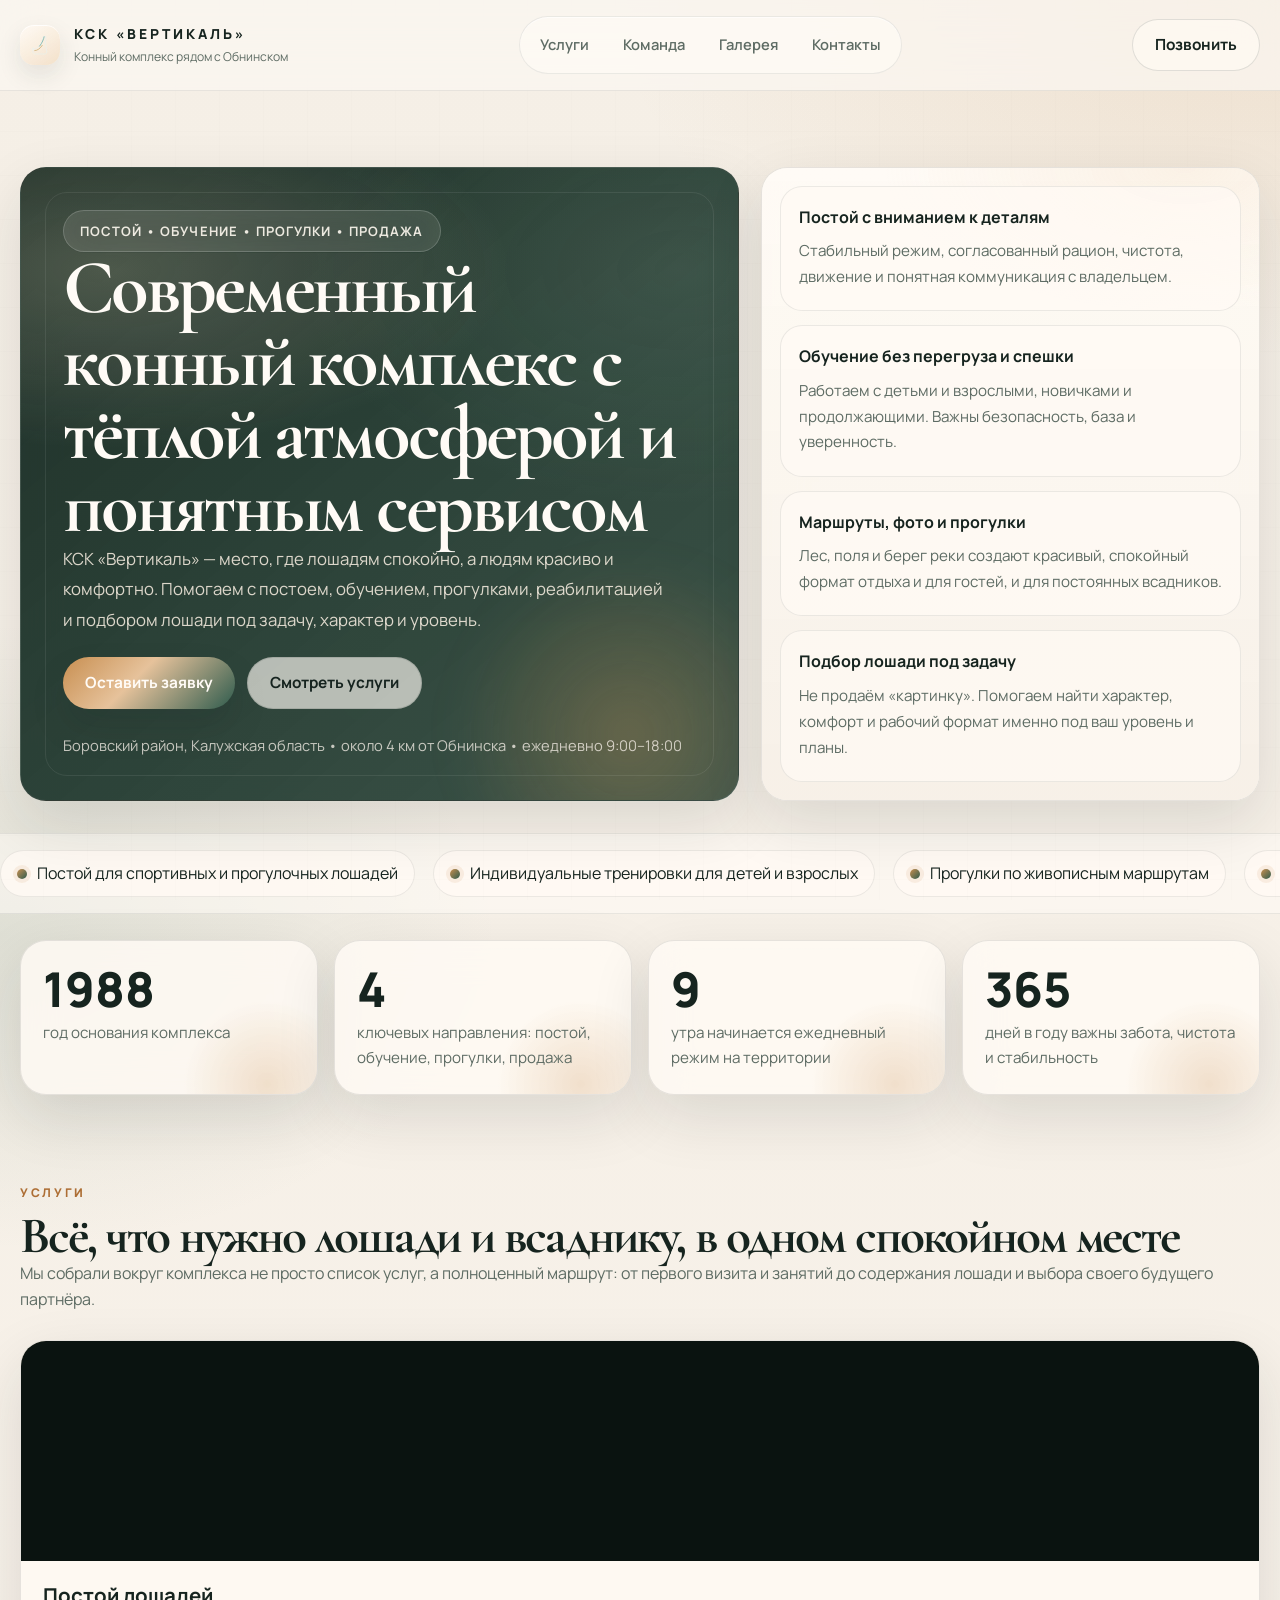
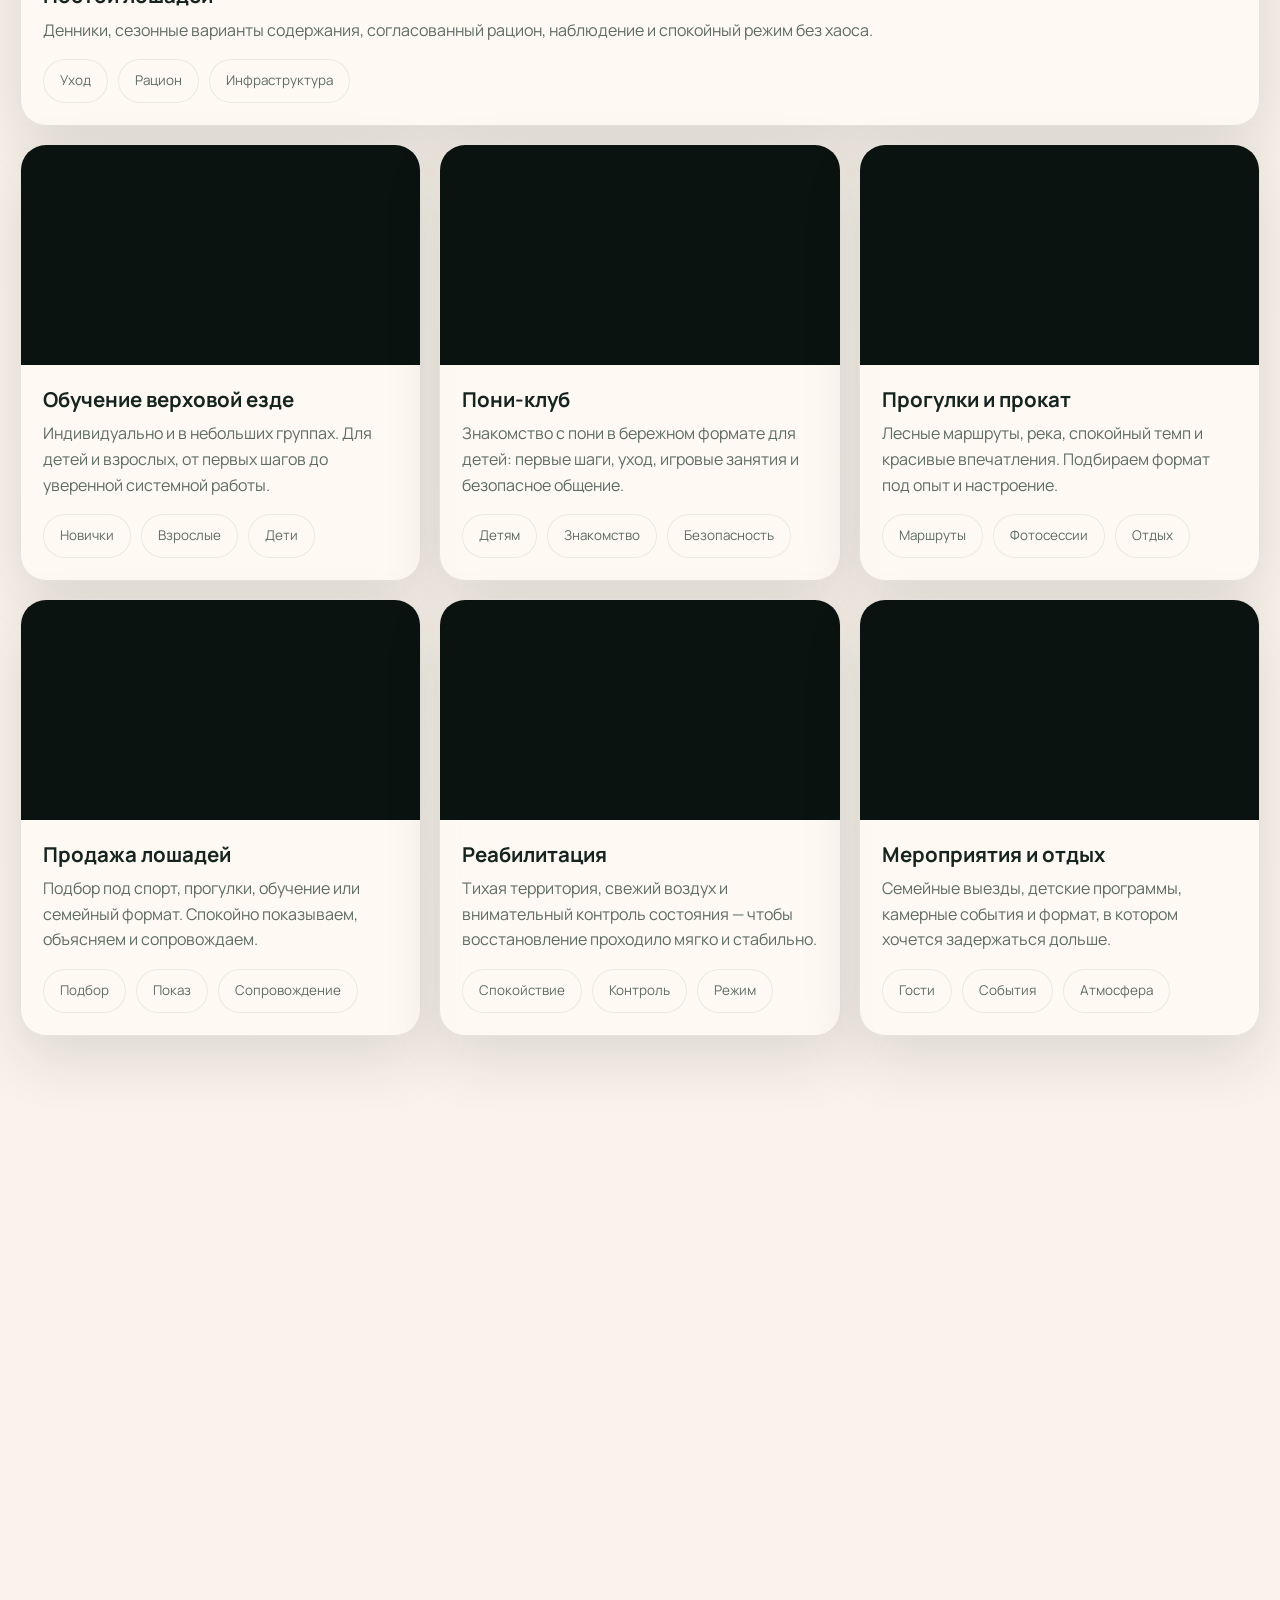
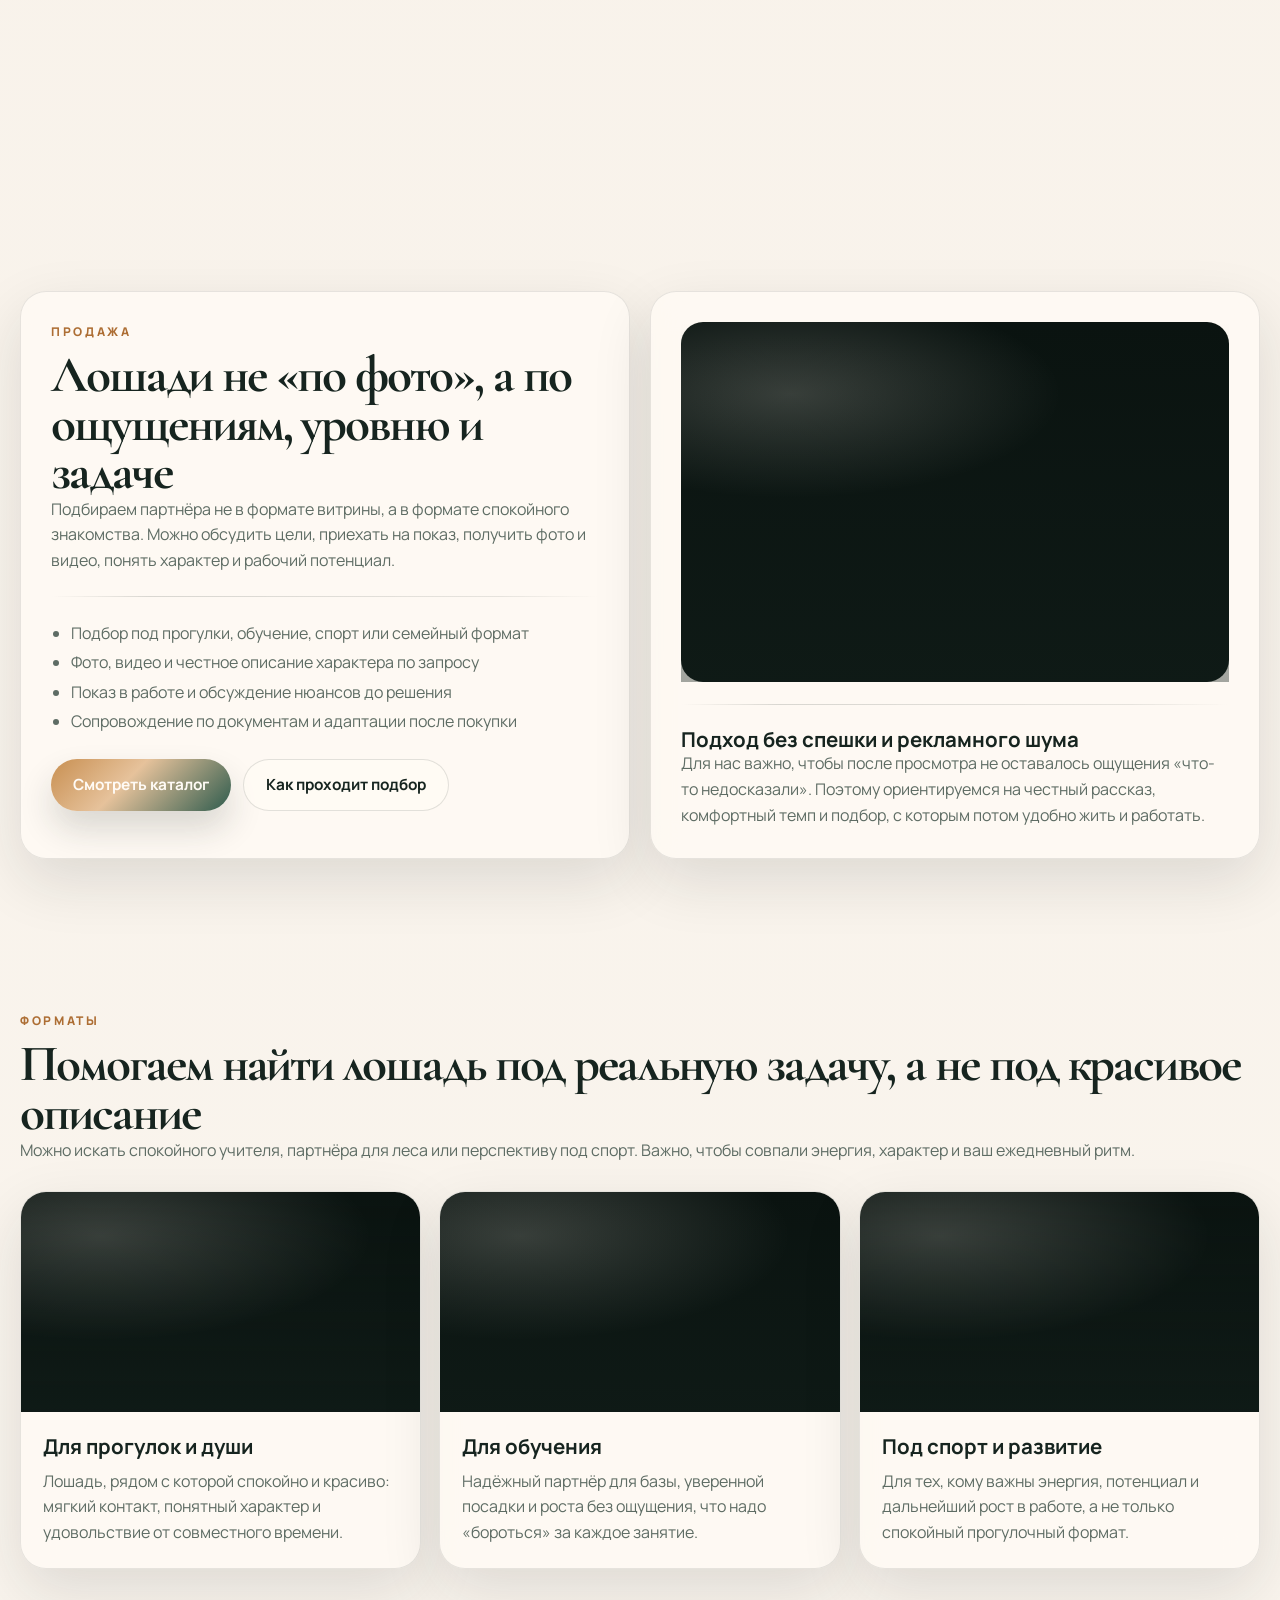
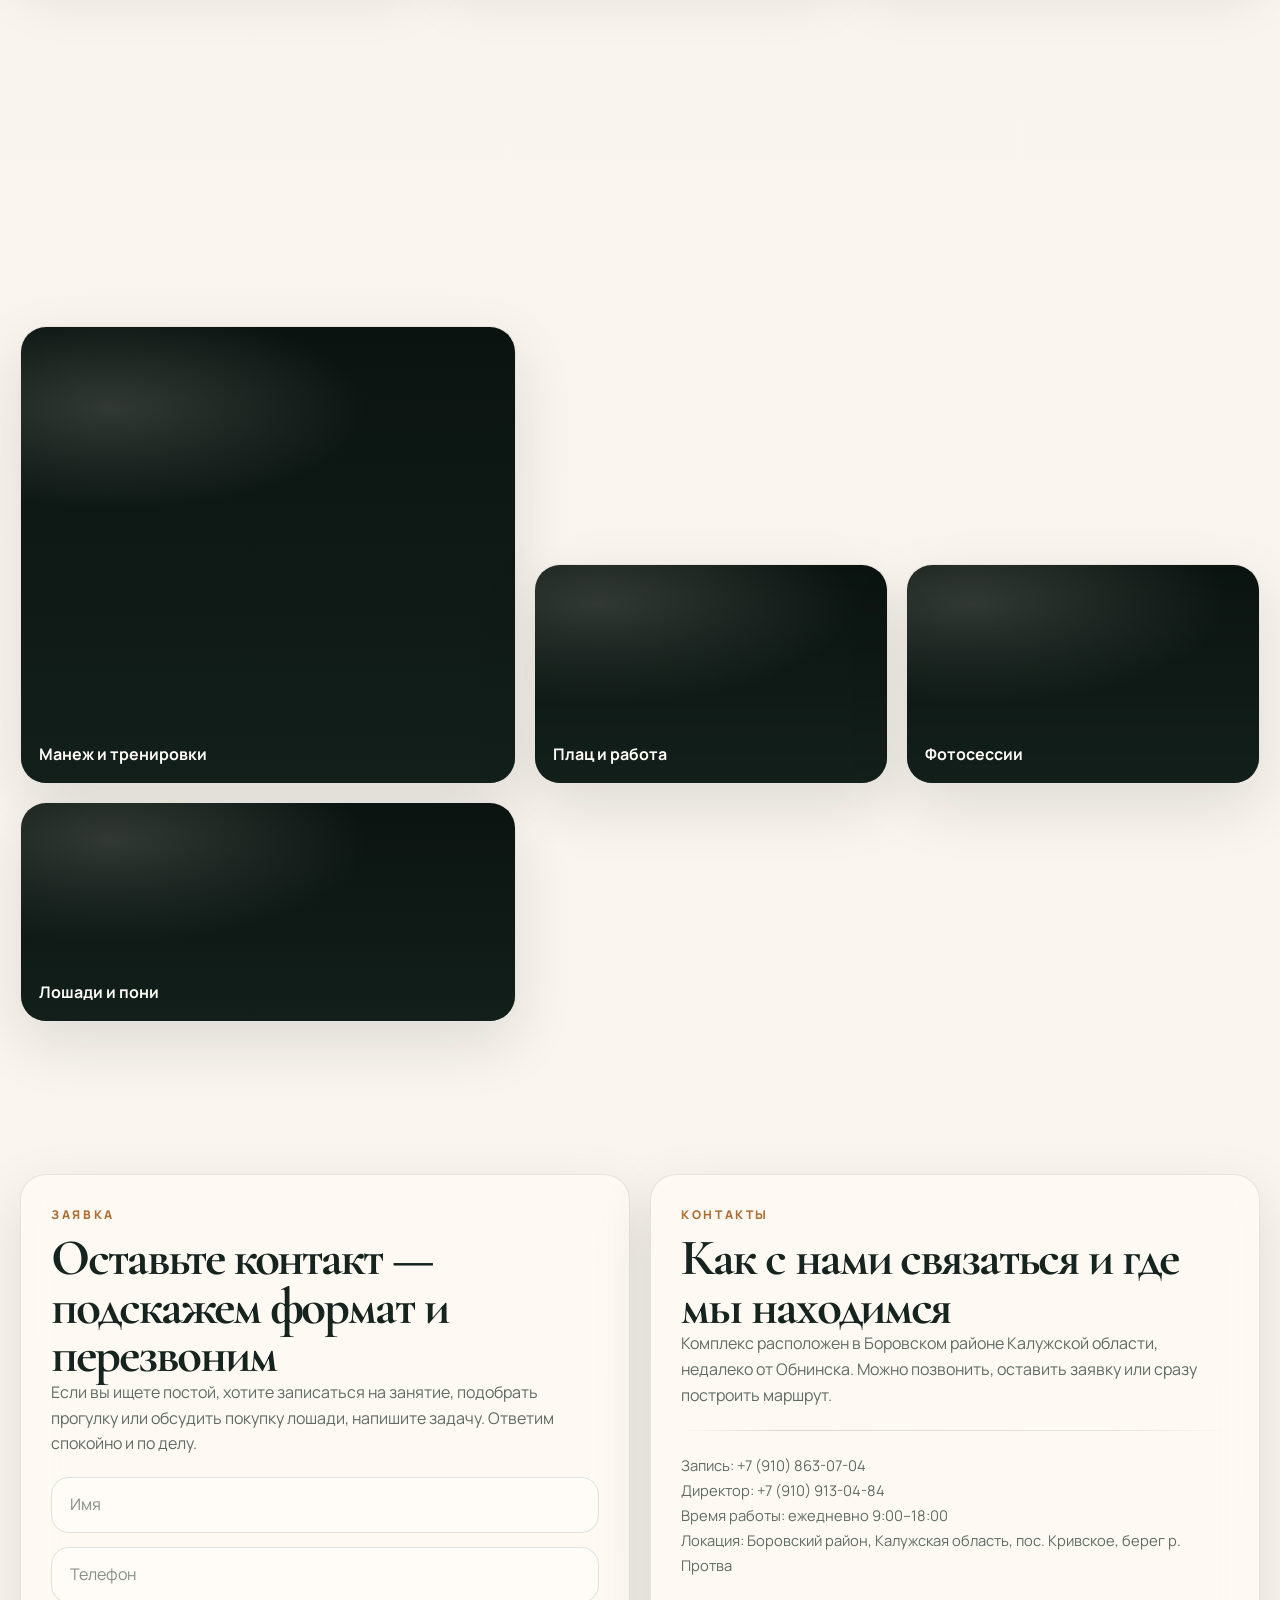
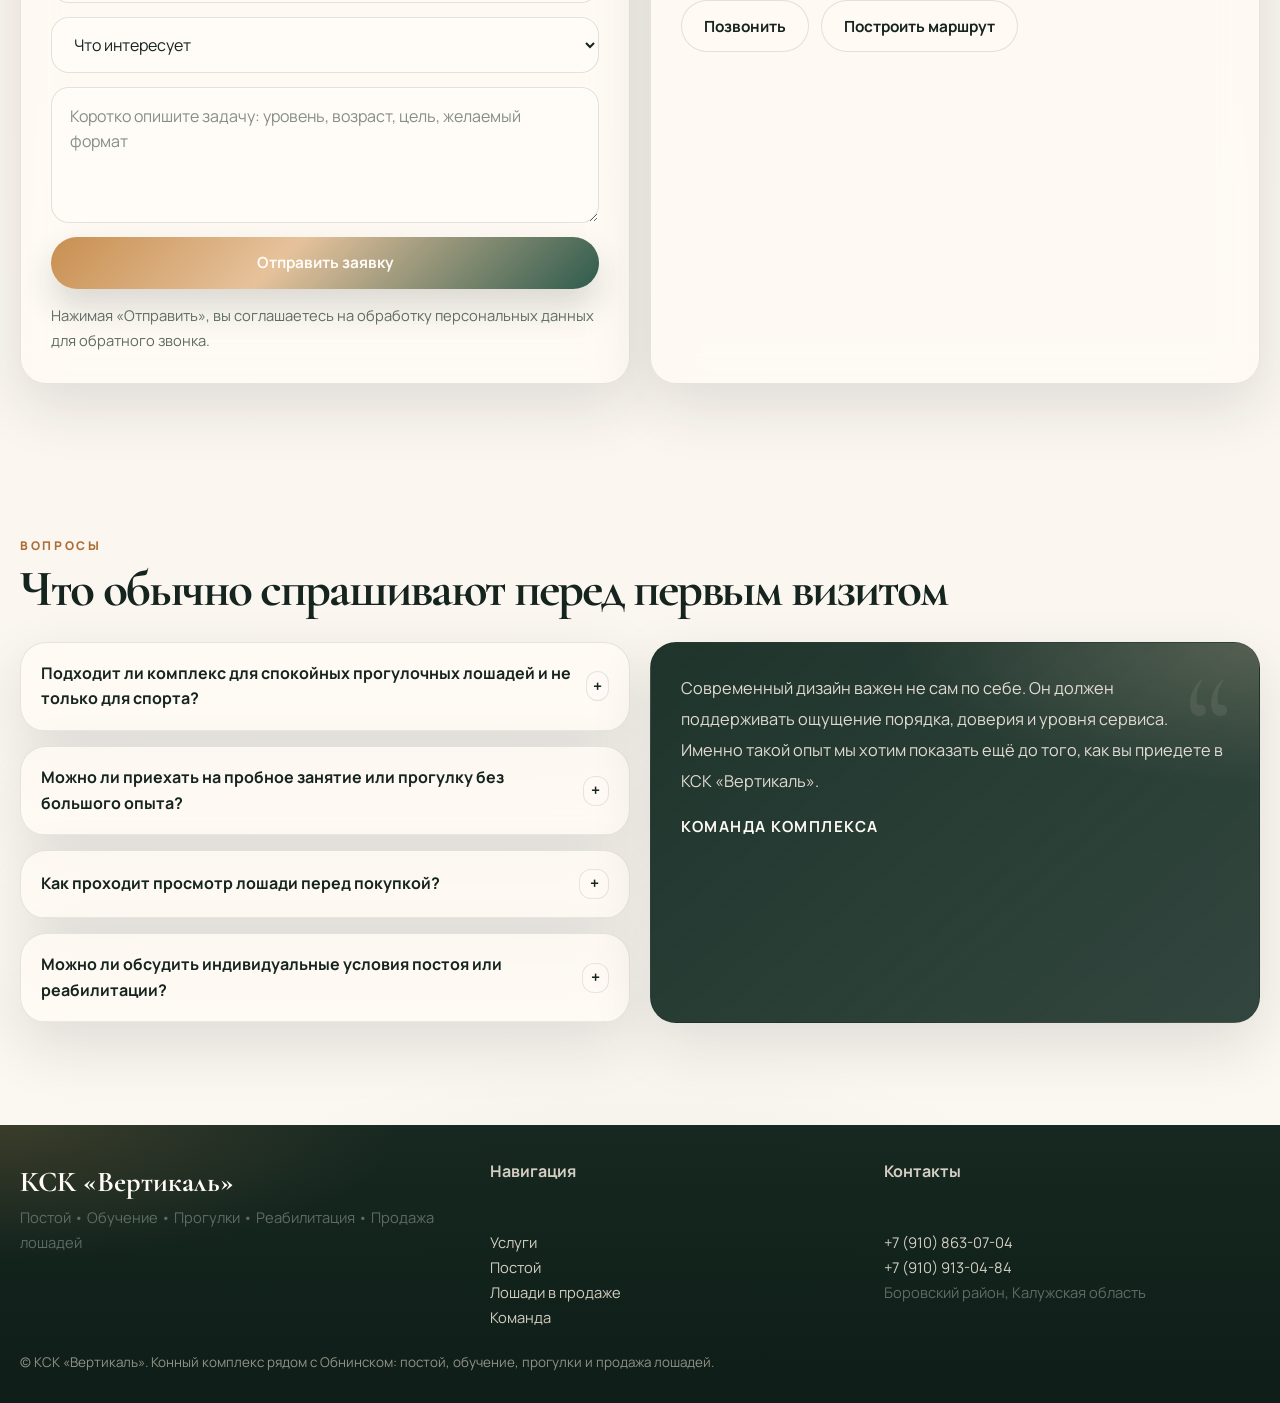
<file: index.html>
<!DOCTYPE html>
<html lang="ru">
<head>
<meta charset="utf-8"/>
<meta name="viewport" content="width=device-width,initial-scale=1"/>
<meta http-equiv="Cache-Control" content="no-store, no-cache, must-revalidate, max-age=0"/>
<meta http-equiv="Pragma" content="no-cache"/>
<meta http-equiv="Expires" content="0"/>
<title>КСК «Вертикаль» — постой, обучение, прогулки и продажа лошадей</title>
<meta name="description" content="КСК «Вертикаль» — современный конный комплекс рядом с Обнинском: постой, обучение верховой езде, прогулки, реабилитация и продажа лошадей."/>
<meta name="theme-color" content="#193128"/>
<link href="assets/css/styles.css?v=202602281600" rel="stylesheet"/>
<link href="assets/img/logo.svg" rel="icon" type="image/svg+xml"/>
<script type="application/ld+json">
{
  "@context": "https://schema.org",
  "@type": "SportsActivityLocation",
  "name": "КСК «Вертикаль»",
  "description": "Конно-спортивный комплекс: постой, обучение верховой езде, прогулки, реабилитация и продажа лошадей.",
  "telephone": "+7 910 863-07-04",
  "areaServed": ["Обнинск", "Калуга", "Боровский район"],
  "url": "https://ksk-vertikal.ru/"
}
</script>
<script type="text/javascript">
 (function(m,e,t,r,i,k,a){m[i]=m[i]||function(){(m[i].a=m[i].a||[]).push(arguments)};
 m[i].l=1*new Date();
 for (var j = 0; j < document.scripts.length; j++) {if (document.scripts[j].src === r) {return;}}
 k=e.createElement(t),a=e.getElementsByTagName(t)[0],k.async=1,k.src=r,a.parentNode.insertBefore(k,a)})
 (window, document, "script", "https://mc.yandex.ru/metrika/tag.js", "ym");
</script>
<noscript><div><img src="https://mc.yandex.ru/watch/0" style="position:absolute; left:-9999px;" alt=""/></div></noscript>
</head>
<body data-metrika-id="">
<header>
  <div class="container">
    <div class="nav">
      <a aria-label="КСК Вертикаль" class="brand" href="index.html">
        <img alt="" height="40" src="assets/img/logo.svg" width="40"/>
        <div>
          <b>КСК «Вертикаль»</b>
          <span>Конный комплекс рядом с Обнинском</span>
        </div>
      </a>
      <nav aria-label="Навигация" class="menu">
        <a href="#services">Услуги</a>
        <a href="team.html">Команда</a>
        <a href="#gallery">Галерея</a>
        <a href="#contacts">Контакты</a>
      </nav>
      <div style="display:flex; gap:10px; align-items:center;">
        <a class="cta secondary track-call" href="tel:+79108630704">Позвонить</a>
        <button aria-expanded="false" aria-label="Открыть меню" class="burger" id="burger">☰</button>
      </div>
    </div>
    <div aria-label="Мобильное меню" class="mobile-panel" id="mobilePanel">
      <a href="#services">Услуги</a>
      <a href="team.html">Команда</a>
      <a href="#gallery">Галерея</a>
      <a href="#contacts">Контакты</a>
    </div>
  </div>
</header>

<main>
  <section class="hero">
    <div class="container">
      <div class="hero-grid">
        <div class="hero-card hero-media reveal">
          <div class="hero-photo" style="background-image:url('assets/img/old/hero.jpg');"></div>
          <div class="hero-content">
            <div>
              <div class="badge">Постой • Обучение • Прогулки • Продажа</div>
              <div class="h1">Современный конный комплекс с тёплой атмосферой и понятным сервисом</div>
              <p class="lead">КСК «Вертикаль» — место, где лошадям спокойно, а людям красиво и комфортно. Помогаем с постоем, обучением, прогулками, реабилитацией и подбором лошади под задачу, характер и уровень.</p>
              <div class="hero-actions">
                <a class="cta" href="#lead">Оставить заявку</a>
                <a class="cta secondary" href="#services">Смотреть услуги</a>
              </div>
            </div>
            <div class="small">Боровский район, Калужская область • около 4 км от Обнинска • ежедневно 9:00–18:00</div>
          </div>
        </div>

        <div class="hero-card reveal">
          <div class="hero-points">
            <div class="point">
              <b>Постой с вниманием к деталям</b>
              <span>Стабильный режим, согласованный рацион, чистота, движение и понятная коммуникация с владельцем.</span>
            </div>
            <div class="point">
              <b>Обучение без перегруза и спешки</b>
              <span>Работаем с детьми и взрослыми, новичками и продолжающими. Важны безопасность, база и уверенность.</span>
            </div>
            <div class="point">
              <b>Маршруты, фото и прогулки</b>
              <span>Лес, поля и берег реки создают красивый, спокойный формат отдыха и для гостей, и для постоянных всадников.</span>
            </div>
            <div class="point">
              <b>Подбор лошади под задачу</b>
              <span>Не продаём «картинку». Помогаем найти характер, комфорт и рабочий формат именно под ваш уровень и планы.</span>
            </div>
          </div>
        </div>
      </div>
    </div>
  </section>

  <section class="marquee" aria-label="Преимущества комплекса">
    <div class="track">
      <span class="pill"><span class="dot"></span>Постой для спортивных и прогулочных лошадей</span>
      <span class="pill"><span class="dot"></span>Индивидуальные тренировки для детей и взрослых</span>
      <span class="pill"><span class="dot"></span>Прогулки по живописным маршрутам</span>
      <span class="pill"><span class="dot"></span>Подбор и продажа лошадей</span>
      <span class="pill"><span class="dot"></span>Тихая территория рядом с рекой и лесом</span>
      <span class="pill"><span class="dot"></span>Честная коммуникация и аккуратный сервис</span>
      <span class="pill"><span class="dot"></span>Постой для спортивных и прогулочных лошадей</span>
      <span class="pill"><span class="dot"></span>Индивидуальные тренировки для детей и взрослых</span>
      <span class="pill"><span class="dot"></span>Прогулки по живописным маршрутам</span>
      <span class="pill"><span class="dot"></span>Подбор и продажа лошадей</span>
      <span class="pill"><span class="dot"></span>Тихая территория рядом с рекой и лесом</span>
      <span class="pill"><span class="dot"></span>Честная коммуникация и аккуратный сервис</span>
    </div>
  </section>

  <section class="stats">
    <div class="container">
      <div class="stats-grid">
        <article class="stat reveal">
          <div class="n" data-count="1988">0</div>
          <div class="t">год основания комплекса</div>
        </article>
        <article class="stat reveal">
          <div class="n" data-count="4">0</div>
          <div class="t">ключевых направления: постой, обучение, прогулки, продажа</div>
        </article>
        <article class="stat reveal">
          <div class="n" data-count="9">0</div>
          <div class="t">утра начинается ежедневный режим на территории</div>
        </article>
        <article class="stat reveal">
          <div class="n" data-count="365">0</div>
          <div class="t">дней в году важны забота, чистота и стабильность</div>
        </article>
      </div>
    </div>
  </section>

  <section class="section" id="services">
    <div class="container">
      <div class="section-head">
        <div class="kicker reveal">Услуги</div>
        <div class="h2 reveal">Всё, что нужно лошади и всаднику, в одном спокойном месте</div>
        <p class="p reveal">Мы собрали вокруг комплекса не просто список услуг, а полноценный маршрут: от первого визита и занятий до содержания лошади и выбора своего будущего партнёра.</p>
      </div>

      <div class="grid-3">
        <a class="card card-wide reveal" href="services/boarding.html">
          <div class="thumb">
            <div class="img" style="background-image:url('assets/img/old/boarding.jpg');"></div>
          </div>
          <div class="body">
            <h3>Постой лошадей</h3>
            <p>Денники, сезонные варианты содержания, согласованный рацион, наблюдение и спокойный режим без хаоса.</p>
            <div class="meta">
              <span class="pill">Уход</span>
              <span class="pill">Рацион</span>
              <span class="pill">Инфраструктура</span>
            </div>
          </div>
        </a>

        <a class="card reveal" href="services/lessons.html">
          <div class="thumb">
            <div class="img" style="background-image:url('assets/img/old/lessons.jpg');"></div>
          </div>
          <div class="body">
            <h3>Обучение верховой езде</h3>
            <p>Индивидуально и в небольших группах. Для детей и взрослых, от первых шагов до уверенной системной работы.</p>
            <div class="meta">
              <span class="pill">Новички</span>
              <span class="pill">Взрослые</span>
              <span class="pill">Дети</span>
            </div>
          </div>
        </a>

        <a class="card reveal" href="#contacts">
          <div class="thumb">
            <div class="img" style="background-image:url('assets/img/old/events.jpg');"></div>
          </div>
          <div class="body">
            <h3>Пони-клуб</h3>
            <p>Знакомство с пони в бережном формате для детей: первые шаги, уход, игровые занятия и безопасное общение.</p>
            <div class="meta">
              <span class="pill">Детям</span>
              <span class="pill">Знакомство</span>
              <span class="pill">Безопасность</span>
            </div>
          </div>
        </a>

        <a class="card reveal" href="services/rent.html">
          <div class="thumb">
            <div class="img" style="background-image:url('assets/img/old/rent.jpg');"></div>
          </div>
          <div class="body">
            <h3>Прогулки и прокат</h3>
            <p>Лесные маршруты, река, спокойный темп и красивые впечатления. Подбираем формат под опыт и настроение.</p>
            <div class="meta">
              <span class="pill">Маршруты</span>
              <span class="pill">Фотосессии</span>
              <span class="pill">Отдых</span>
            </div>
          </div>
        </a>

        <a class="card reveal" href="services/sale.html">
          <div class="thumb">
            <div class="img" style="background-image:url('assets/img/old/sale.jpg');"></div>
          </div>
          <div class="body">
            <h3>Продажа лошадей</h3>
            <p>Подбор под спорт, прогулки, обучение или семейный формат. Спокойно показываем, объясняем и сопровождаем.</p>
            <div class="meta">
              <span class="pill">Подбор</span>
              <span class="pill">Показ</span>
              <span class="pill">Сопровождение</span>
            </div>
          </div>
        </a>

        <a class="card reveal" href="services/rehab.html">
          <div class="thumb">
            <div class="img" style="background-image:url('assets/img/old/rehab.jpg');"></div>
          </div>
          <div class="body">
            <h3>Реабилитация</h3>
            <p>Тихая территория, свежий воздух и внимательный контроль состояния — чтобы восстановление проходило мягко и стабильно.</p>
            <div class="meta">
              <span class="pill">Спокойствие</span>
              <span class="pill">Контроль</span>
              <span class="pill">Режим</span>
            </div>
          </div>
        </a>

        <a class="card reveal" href="services/events.html">
          <div class="thumb">
            <div class="img" style="background-image:url('assets/img/old/events.jpg');"></div>
          </div>
          <div class="body">
            <h3>Мероприятия и отдых</h3>
            <p>Семейные выезды, детские программы, камерные события и формат, в котором хочется задержаться дольше.</p>
            <div class="meta">
              <span class="pill">Гости</span>
              <span class="pill">События</span>
              <span class="pill">Атмосфера</span>
            </div>
          </div>
        </a>
      </div>
    </div>
  </section>

  <section class="section" id="boarding">
    <div class="container">
      <div class="split">
        <div class="panel reveal">
          <div class="kicker">Постой</div>
          <div class="h2">Комфорт и предсказуемость для владельца, спокойный режим для лошади</div>
          <p class="p">Постой — это не только место, но и доверие к ежедневной рутине. Мы делаем её прозрачной: рассказываем, как устроен режим, что входит в содержание и как согласовываются важные детали.</p>
          <div class="sep"></div>
          <ul class="list">
            <li>Денники и сезонные варианты содержания</li>
            <li>Рацион и режим по согласованию с владельцем</li>
            <li>Манеж, плац и инфраструктура для регулярной работы</li>
            <li>Наблюдение, чистота и понятная коммуникация</li>
          </ul>
          <div class="hero-actions">
            <a class="cta" href="services/boarding.html">Подробнее о постое</a>
            <a class="cta secondary" href="#lead">Уточнить условия</a>
          </div>
        </div>

        <div class="boarding-collage reveal" aria-label="Фотографии секции постоя">
          <div class="collage-item wide" style="background-image:url('assets/img/old/boarding.jpg');"></div>
          <div class="collage-item" style="background-image:url('assets/img/old/hero.jpg');"></div>
          <div class="collage-item" style="background-image:url('assets/img/old/g4.jpg');"></div>
          <div class="collage-item" style="background-image:url('assets/img/old/g3.jpg');"></div>
          <div class="collage-item" style="background-image:url('assets/img/old/g2.jpg');"></div>
          <div class="collage-item" style="background-image:url('assets/img/old/g1.jpg');"></div>
        </div>
      </div>
    </div>
  </section>

  <section class="section" id="sale">
    <div class="container">
      <div class="split">
        <div class="panel reveal">
          <div class="kicker">Продажа</div>
          <div class="h2">Лошади не «по фото», а по ощущениям, уровню и задаче</div>
          <p class="p">Подбираем партнёра не в формате витрины, а в формате спокойного знакомства. Можно обсудить цели, приехать на показ, получить фото и видео, понять характер и рабочий потенциал.</p>
          <div class="sep"></div>
          <ul class="list">
            <li>Подбор под прогулки, обучение, спорт или семейный формат</li>
            <li>Фото, видео и честное описание характера по запросу</li>
            <li>Показ в работе и обсуждение нюансов до решения</li>
            <li>Сопровождение по документам и адаптации после покупки</li>
          </ul>
          <div class="hero-actions">
            <a class="cta" href="horses.html">Смотреть каталог</a>
            <a class="cta secondary" href="services/sale.html">Как проходит подбор</a>
          </div>
        </div>

        <div class="panel reveal">
          <div class="cover" style="background-image:url('assets/img/old/sale.jpg');"></div>
          <div class="sep"></div>
          <h3>Подход без спешки и рекламного шума</h3>
          <p class="p">Для нас важно, чтобы после просмотра не оставалось ощущения «что-то недосказали». Поэтому ориентируемся на честный рассказ, комфортный темп и подбор, с которым потом удобно жить и работать.</p>
        </div>
      </div>
    </div>
  </section>

  <section class="section" id="sales">
    <div class="container">
      <div class="section-head">
        <div class="kicker reveal">Форматы</div>
        <div class="h2 reveal">Помогаем найти лошадь под реальную задачу, а не под красивое описание</div>
        <p class="p reveal">Можно искать спокойного учителя, партнёра для леса или перспективу под спорт. Важно, чтобы совпали энергия, характер и ваш ежедневный ритм.</p>
      </div>

      <div class="grid cards">
        <article class="card reveal">
          <div class="media" style="background-image:url('assets/img/old/g6.jpg');"></div>
          <div class="body">
            <h3>Для прогулок и души</h3>
            <p>Лошадь, рядом с которой спокойно и красиво: мягкий контакт, понятный характер и удовольствие от совместного времени.</p>
          </div>
        </article>
        <article class="card reveal">
          <div class="media" style="background-image:url('assets/img/old/lessons.jpg');"></div>
          <div class="body">
            <h3>Для обучения</h3>
            <p>Надёжный партнёр для базы, уверенной посадки и роста без ощущения, что надо «бороться» за каждое занятие.</p>
          </div>
        </article>
        <article class="card reveal">
          <div class="media" style="background-image:url('assets/img/old/g1.jpg');"></div>
          <div class="body">
            <h3>Под спорт и развитие</h3>
            <p>Для тех, кому важны энергия, потенциал и дальнейший рост в работе, а не только спокойный прогулочный формат.</p>
          </div>
        </article>
      </div>

      <div class="actions reveal">
        <a class="cta" href="horses.html">Перейти к лошадям в продаже</a>
      </div>
    </div>
  </section>

  <section class="section" id="gallery">
    <div class="container">
      <div class="section-head">
        <div class="kicker reveal">Галерея</div>
        <div class="h2 reveal">Атмосфера комплекса</div>
        <p class="p reveal">Манеж, прогулочные маршруты, территория и сами лошади. Всё, что помогает почувствовать место ещё до первого визита.</p>
      </div>

      <div class="gallery">
        <div class="gitem reveal" data-src="assets/img/old/g1.jpg" data-title="Манеж и тренировки">
          <div class="img" style="background-image:url('assets/img/old/g1.jpg');"></div>
          <big>Манеж и тренировки</big>
        </div>
        <div class="gitem reveal" data-src="assets/img/old/g2.jpg" data-title="Прогулки у реки">
          <div class="img" style="background-image:url('assets/img/old/g2.jpg');"></div>
          <big>Прогулки у реки</big>
        </div>
        <div class="gitem reveal" data-src="assets/img/old/g3.jpg" data-title="Постой и уход">
          <div class="img" style="background-image:url('assets/img/old/g3.jpg');"></div>
          <big>Постой и уход</big>
        </div>
        <div class="gitem reveal" data-src="assets/img/old/g4.jpg" data-title="Плац и работа">
          <div class="img" style="background-image:url('assets/img/old/g4.jpg');"></div>
          <big>Плац и работа</big>
        </div>
        <div class="gitem reveal" data-src="assets/img/old/g5.jpg" data-title="Фотосессии">
          <div class="img" style="background-image:url('assets/img/old/g5.jpg');"></div>
          <big>Фотосессии</big>
        </div>
        <div class="gitem reveal" data-src="assets/img/old/g6.jpg" data-title="Лошади и пони">
          <div class="img" style="background-image:url('assets/img/old/g6.jpg');"></div>
          <big>Лошади и пони</big>
        </div>
      </div>
    </div>
  </section>

  <section class="section" id="lead">
    <div class="container">
      <div class="split">
        <div class="panel reveal">
          <div class="kicker">Заявка</div>
          <div class="h2">Оставьте контакт — подскажем формат и перезвоним</div>
          <p class="p">Если вы ищете постой, хотите записаться на занятие, подобрать прогулку или обсудить покупку лошади, напишите задачу. Ответим спокойно и по делу.</p>
          <form class="form lead-form" data-endpoint="" data-telegram="" data-tel="+79108630704" id="leadForm">
            <input name="topic" type="hidden" value="Общая заявка"/>
            <input autocomplete="name" class="input" id="name" name="name" placeholder="Имя"/>
            <input autocomplete="tel" class="input" id="phone" name="phone" placeholder="Телефон"/>
            <select class="input" id="service" name="service">
              <option value="">Что интересует</option>
              <option value="Постой лошадей">Постой лошадей</option>
              <option value="Обучение верховой езде">Обучение верховой езде</option>
              <option value="Прогулки и прокат">Прогулки и прокат</option>
              <option value="Продажа лошадей">Продажа лошадей</option>
              <option value="Реабилитация">Реабилитация</option>
            </select>
            <textarea class="input" id="comment" name="comment" placeholder="Коротко опишите задачу: уровень, возраст, цель, желаемый формат"></textarea>
            <button class="cta" type="submit">Отправить заявку</button>
            <div aria-live="polite" class="form-status small" id="formStatus"></div>
            <div class="small">Нажимая «Отправить», вы соглашаетесь на обработку персональных данных для обратного звонка.</div>
          </form>
        </div>

        <div class="panel reveal" id="contacts">
          <div class="kicker">Контакты</div>
          <div class="h2">Как с нами связаться и где мы находимся</div>
          <p class="p">Комплекс расположен в Боровском районе Калужской области, недалеко от Обнинска. Можно позвонить, оставить заявку или сразу построить маршрут.</p>
          <div class="sep"></div>
          <div class="small">
            Запись: <a class="track-call" href="tel:+79108630704">+7 (910) 863-07-04</a><br/>
            Директор: <a class="track-call" href="tel:+79109130484">+7 (910) 913-04-84</a><br/>
            Время работы: ежедневно 9:00–18:00<br/>
            Локация: Боровский район, Калужская область, пос. Кривское, берег р. Протва
          </div>
          <div class="hero-actions">
            <a class="cta secondary track-call" href="tel:+79108630704">Позвонить</a>
            <a class="cta secondary track-route" href="https://yandex.ru/maps/?text=%D0%9A%D0%A1%D0%9A%20%D0%92%D0%B5%D1%80%D1%82%D0%B8%D0%BA%D0%B0%D0%BB%D1%8C%20%D0%9A%D1%80%D0%B8%D0%B2%D1%81%D0%BA%D0%BE%D0%B5" rel="noopener" target="_blank">Построить маршрут</a>
          </div>
        </div>
      </div>
    </div>
  </section>

  <section class="section" id="faq">
    <div class="container">
      <div class="section-head">
        <div class="kicker reveal">Вопросы</div>
        <div class="h2 reveal">Что обычно спрашивают перед первым визитом</div>
      </div>

      <div class="faq-grid">
        <div class="faq">
          <div class="faq-item reveal">
            <button class="faq-q" type="button"><span>Подходит ли комплекс для спокойных прогулочных лошадей и не только для спорта?</span><i>+</i></button>
            <div class="faq-a"><div class="inner">Да. У нас комфортно и тем, кто работает в спорте, и тем, кто живёт в более мягком прогулочном или семейном формате.</div></div>
          </div>
          <div class="faq-item reveal">
            <button class="faq-q" type="button"><span>Можно ли приехать на пробное занятие или прогулку без большого опыта?</span><i>+</i></button>
            <div class="faq-a"><div class="inner">Да. Подберём лошадь и формат под ваш уровень, объясним всё на месте и не будем торопить в процессе.</div></div>
          </div>
          <div class="faq-item reveal">
            <button class="faq-q" type="button"><span>Как проходит просмотр лошади перед покупкой?</span><i>+</i></button>
            <div class="faq-a"><div class="inner">Сначала обсуждаем задачу, затем предлагаем подходящие варианты, показываем в работе и спокойно разбираем все нюансы характера и уровня.</div></div>
          </div>
          <div class="faq-item reveal">
            <button class="faq-q" type="button"><span>Можно ли обсудить индивидуальные условия постоя или реабилитации?</span><i>+</i></button>
            <div class="faq-a"><div class="inner">Да. Рацион, режим, особенности ухода и дополнительные задачи согласовываются индивидуально, без шаблонного подхода.</div></div>
          </div>
        </div>

        <div class="quote reveal">
          <p>Современный дизайн важен не сам по себе. Он должен поддерживать ощущение порядка, доверия и уровня сервиса. Именно такой опыт мы хотим показать ещё до того, как вы приедете в КСК «Вертикаль».</p>
          <b>Команда комплекса</b>
        </div>
      </div>
    </div>
  </section>
</main>

<footer>
  <div class="container">
    <div class="fgrid">
      <div>
        <div class="brandline">КСК «Вертикаль»</div>
        <div class="small">Постой • Обучение • Прогулки • Реабилитация • Продажа лошадей</div>
      </div>
      <div>
        <b>Навигация</b>
        <div class="sep"></div>
        <div class="small">
          <a href="#services">Услуги</a><br/>
          <a href="#boarding">Постой</a><br/>
          <a href="horses.html">Лошади в продаже</a><br/>
          <a href="team.html">Команда</a>
        </div>
      </div>
      <div>
        <b>Контакты</b>
        <div class="sep"></div>
        <div class="small">
          <a href="tel:+79108630704">+7 (910) 863-07-04</a><br/>
          <a href="tel:+79109130484">+7 (910) 913-04-84</a><br/>
          Боровский район, Калужская область
        </div>
      </div>
    </div>
    <div class="copy">© КСК «Вертикаль». Конный комплекс рядом с Обнинском: постой, обучение, прогулки и продажа лошадей.</div>
  </div>
</footer>

<div aria-label="Просмотр фото" aria-modal="true" class="modal" id="modal" role="dialog">
  <div class="box">
    <div class="top">
      <b id="modalTitle">Фото</b>
      <button class="close" id="modalClose">Закрыть</button>
    </div>
    <div class="modal-frame" id="modalFrame"></div>
  </div>
</div>

<script src="assets/js/main.js?v=202602281600"></script>

<div class="sticky-bar">
  <a class="cta secondary track-call" data-goal="call_click" href="tel:+79108630704">Позвонить</a>
  <a class="cta" data-goal="lead_open" href="#lead">Оставить заявку</a>
</div>
</body>
</html>
</file>
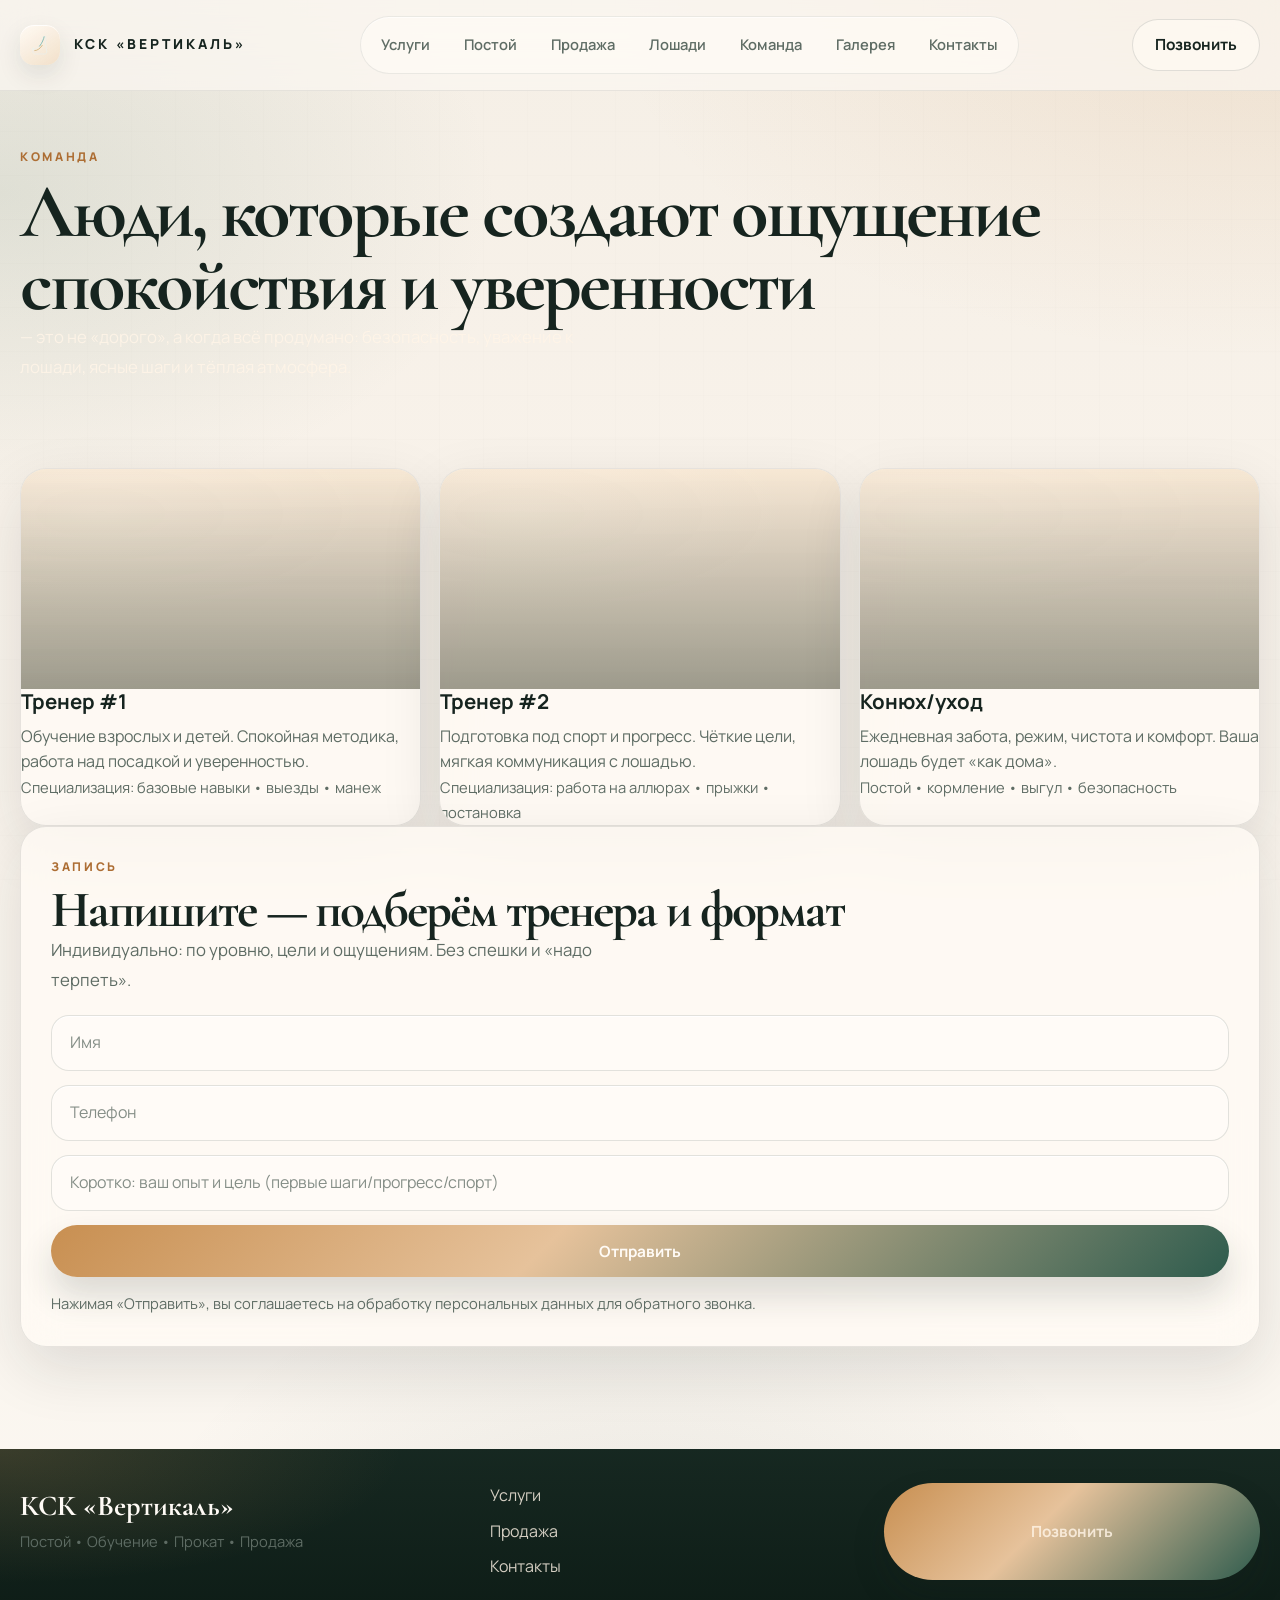
<file: team.html>
<!doctype html>
<html lang="ru">
<head>
<meta charset="UTF-8">
 <meta charset="utf-8"/>
 <meta name="viewport" content="width=device-width,initial-scale=1"/>
 
<meta http-equiv="Cache-Control" content="no-store, no-cache, must-revalidate, max-age=0">
<meta http-equiv="Pragma" content="no-cache">
<meta http-equiv="Expires" content="0">
<title>Команда — КСК «Вертикаль»</title>
 <meta name="description" content="Тренеры и команда КСК «Вертикаль»: забота, безопасность и прогресс без спешки."/>
 <link rel="stylesheet" href="assets/css/styles.css?v=202602281600"/>
 <link rel="icon" href="assets/img/logo.svg" type="image/svg+xml">
 </head>
<body>
<header>
<div class="container">
<div class="nav">
<a aria-label="КСК Вертикаль" class="brand" href="index.html">
<img alt="" height="34" src="assets/img/logo.svg" width="34"/>
<div>
<b>КСК «Вертикаль»</b>
<span></span>
</div>
</a>
<nav aria-label="Навигация" class="menu">
<a href="index.html#services">Услуги</a>
<a href="index.html#boarding">Постой</a>
<a href="index.html#sale">Продажа</a>
 <a href="horses.html">Лошади</a>
 <a href="team.html">Команда</a>
<a href="index.html#gallery">Галерея</a>
<a href="index.html#contacts">Контакты</a>
</nav>
<div style="display:flex; gap:10px; align-items:center">
<a class="cta secondary" href="tel:+79108630704">Позвонить</a>

<button aria-expanded="false" aria-label="Открыть меню" class="burger" id="burger">☰</button>
</div>
</div>
<div aria-label="Мобильное меню" class="mobile-panel" id="mobilePanel">
<a href="index.html#services">Услуги</a>
<a href="index.html#boarding">Постой</a>
<a href="index.html#sale">Продажа</a><a href="horses.html">Лошади</a><a href="team.html">Команда</a>
<a href="index.html#gallery">Галерея</a>
<a href="index.html#contacts">Контакты</a>
</div>
</div>
</header>


 <header class="top">
 <div class="container topbar">
 <a class="brand" href="index.html"><span class="logo"></span><span>КСК «Вертикаль»</span></a>
 <nav class="nav">
 <a href="#services">Услуги</a>
 <a href="horses.html">Продажа</a>
 <a href="#gallery">Галерея</a>
 <a href="team.html" class="active">Команда</a>
 <a href="index.html#contacts">Контакты</a>
 </nav>
 
 <button id="burger" class="burger" aria-label="Меню" aria-expanded="false">☰</button>
 </div>
 <div id="mobilePanel" class="mobile-panel">
 <a href="#services">Услуги</a>
 <a href="horses.html">Продажа</a>
 <a href="#gallery">Галерея</a>
 <a href="team.html">Команда</a>
 <a href="index.html#contacts">Контакты</a>
 
 </div>
 </header>

 <main>
 <section class="hero hero--compact">
 <div class="container">
 <div class="kicker">КОМАНДА</div>
 <h1>Люди, которые создают ощущение спокойствия и уверенности</h1>
 <p class="lead"> — это не «дорого», а когда всё продумано: безопасность, уважение к лошади, ясные шаги и тёплая атмосфера.</p>
 </div>
 </section>

 <section class="section reveal">
 <div class="container">
 <div class="grid cards">
 <div class="card">
 <div class="media"></div>
 <h3>Тренер #1</h3>
 <p>Обучение взрослых и детей. Спокойная методика, работа над посадкой и уверенностью.</p>
 <div class="small">Специализация: базовые навыки • выезды • манеж</div>
 </div>
 <div class="card">
 <div class="media"></div>
 <h3>Тренер #2</h3>
 <p>Подготовка под спорт и прогресс. Чёткие цели, мягкая коммуникация с лошадью.</p>
 <div class="small">Специализация: работа на аллюрах • прыжки • постановка</div>
 </div>
 <div class="card">
 <div class="media"></div>
 <h3>Конюх/уход</h3>
 <p>Ежедневная забота, режим, чистота и комфорт. Ваша лошадь будет «как дома».</p>
 <div class="small">Постой • кормление • выгул • безопасность</div>
 </div>
 </div>

 <div class="panel form-card" id="lead">
 <div class="kicker">ЗАПИСЬ</div>
 <h2>Напишите — подберём тренера и формат</h2>
 <p class="lead">Индивидуально: по уровню, цели и ощущениям. Без спешки и «надо терпеть».</p>

 <form class="form lead-form" data-topic="Запись к тренеру" data-tel="+79108630704" data-endpoint="">
 <input type="hidden" name="topic" value="Запись к тренеру"/>
 <input name="name" class="input" placeholder="Имя" autocomplete="name"/>
 <input name="phone" class="input" placeholder="Телефон" autocomplete="tel"/>
 <input name="message" class="input" placeholder="Коротко: ваш опыт и цель (первые шаги/прогресс/спорт)"/>
 <button class="cta" type="submit">Отправить</button>
 <div class="form-status small" aria-live="polite"></div>
 <div class="small">Нажимая «Отправить», вы соглашаетесь на обработку персональных данных для обратного звонка.</div>
 </form>
 </div>
 </div>
 </section>
 </main>

 <footer class="footer">
 <div class="container footer-grid">
 <div>
 <div class="brandline">КСК «Вертикаль»</div>
 <div class="small">Постой • Обучение • Прокат • Продажа</div>
 </div>
 <div class="footer-links">
 <a href="#services">Услуги</a>
 <a href="horses.html">Продажа</a>
 <a href="index.html#contacts">Контакты</a>
 </div>
 <div class="footer-cta">
 <a class="btn-primary" href="tel:+79108630704">Позвонить</a>
 </div>
 </div>
 </footer>

 <script src="assets/js/main.js?v=202602281600"></script>
</body>
</html>
</file>
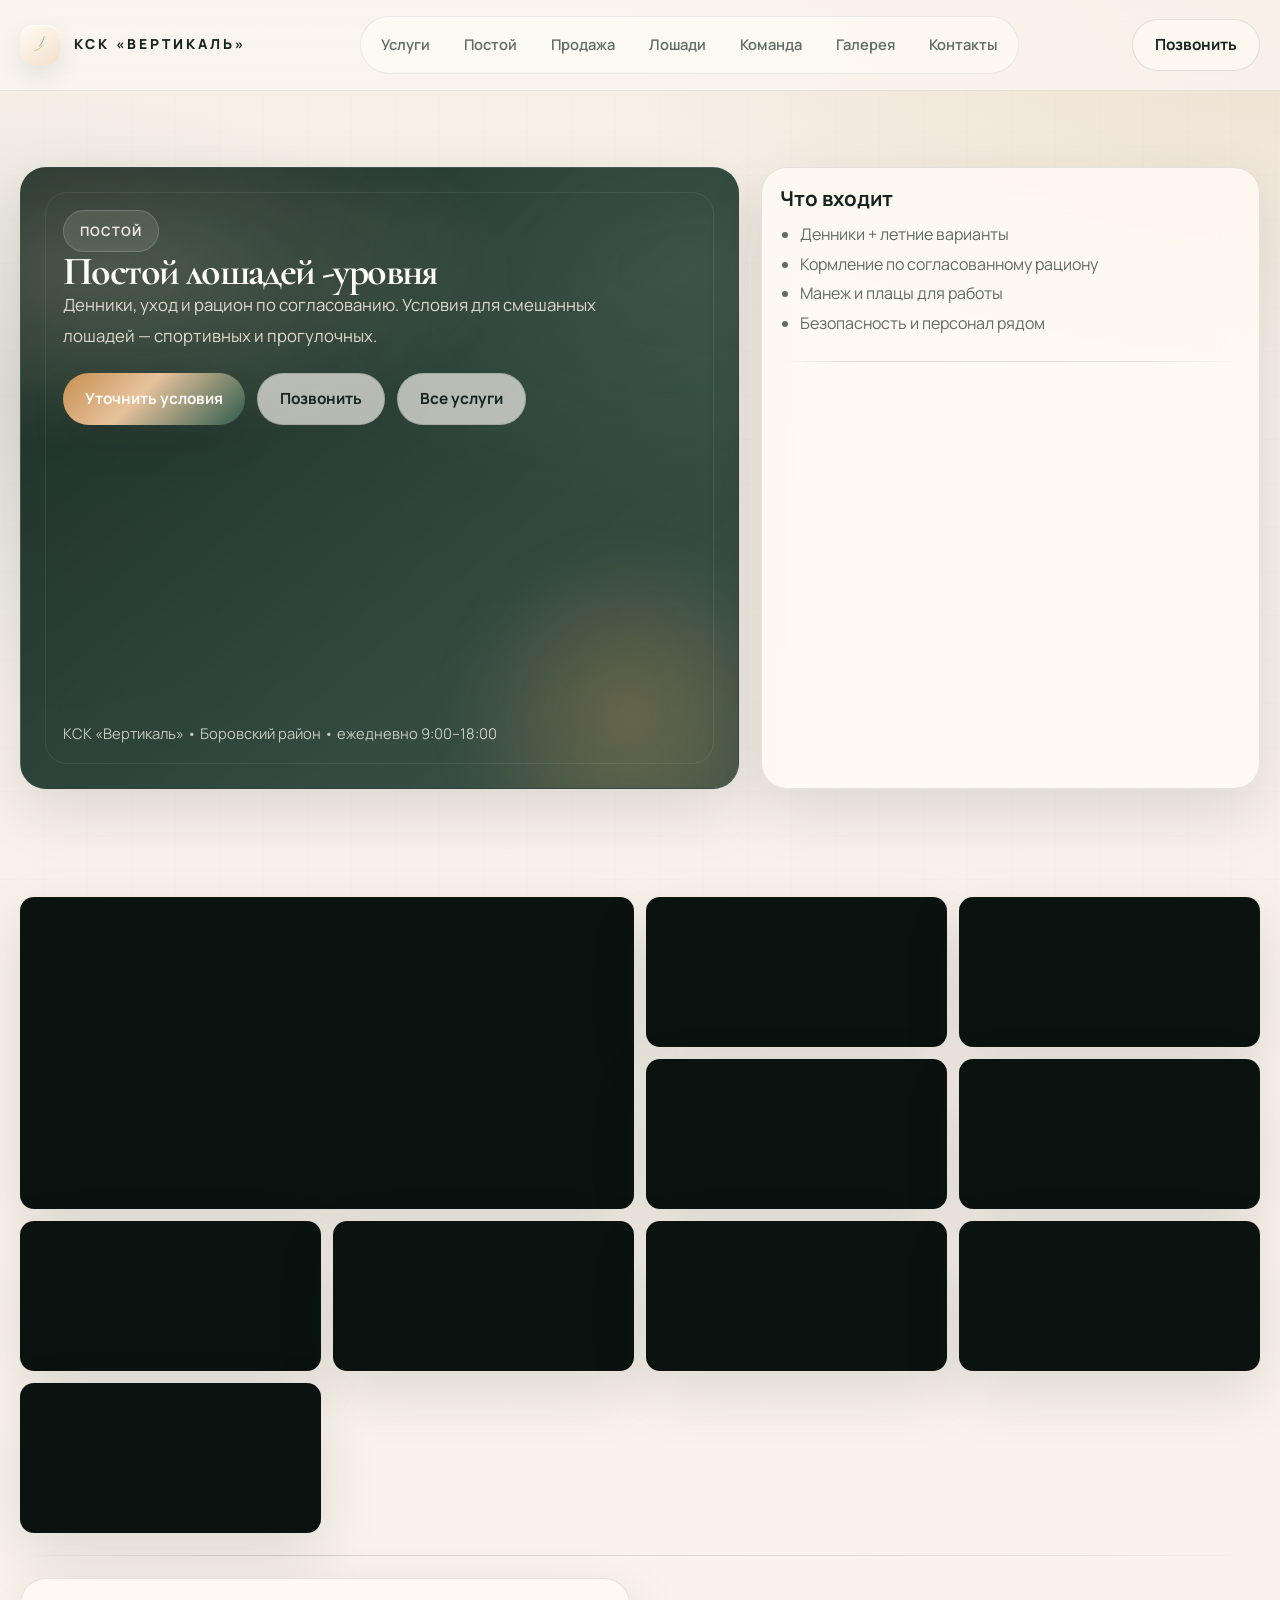
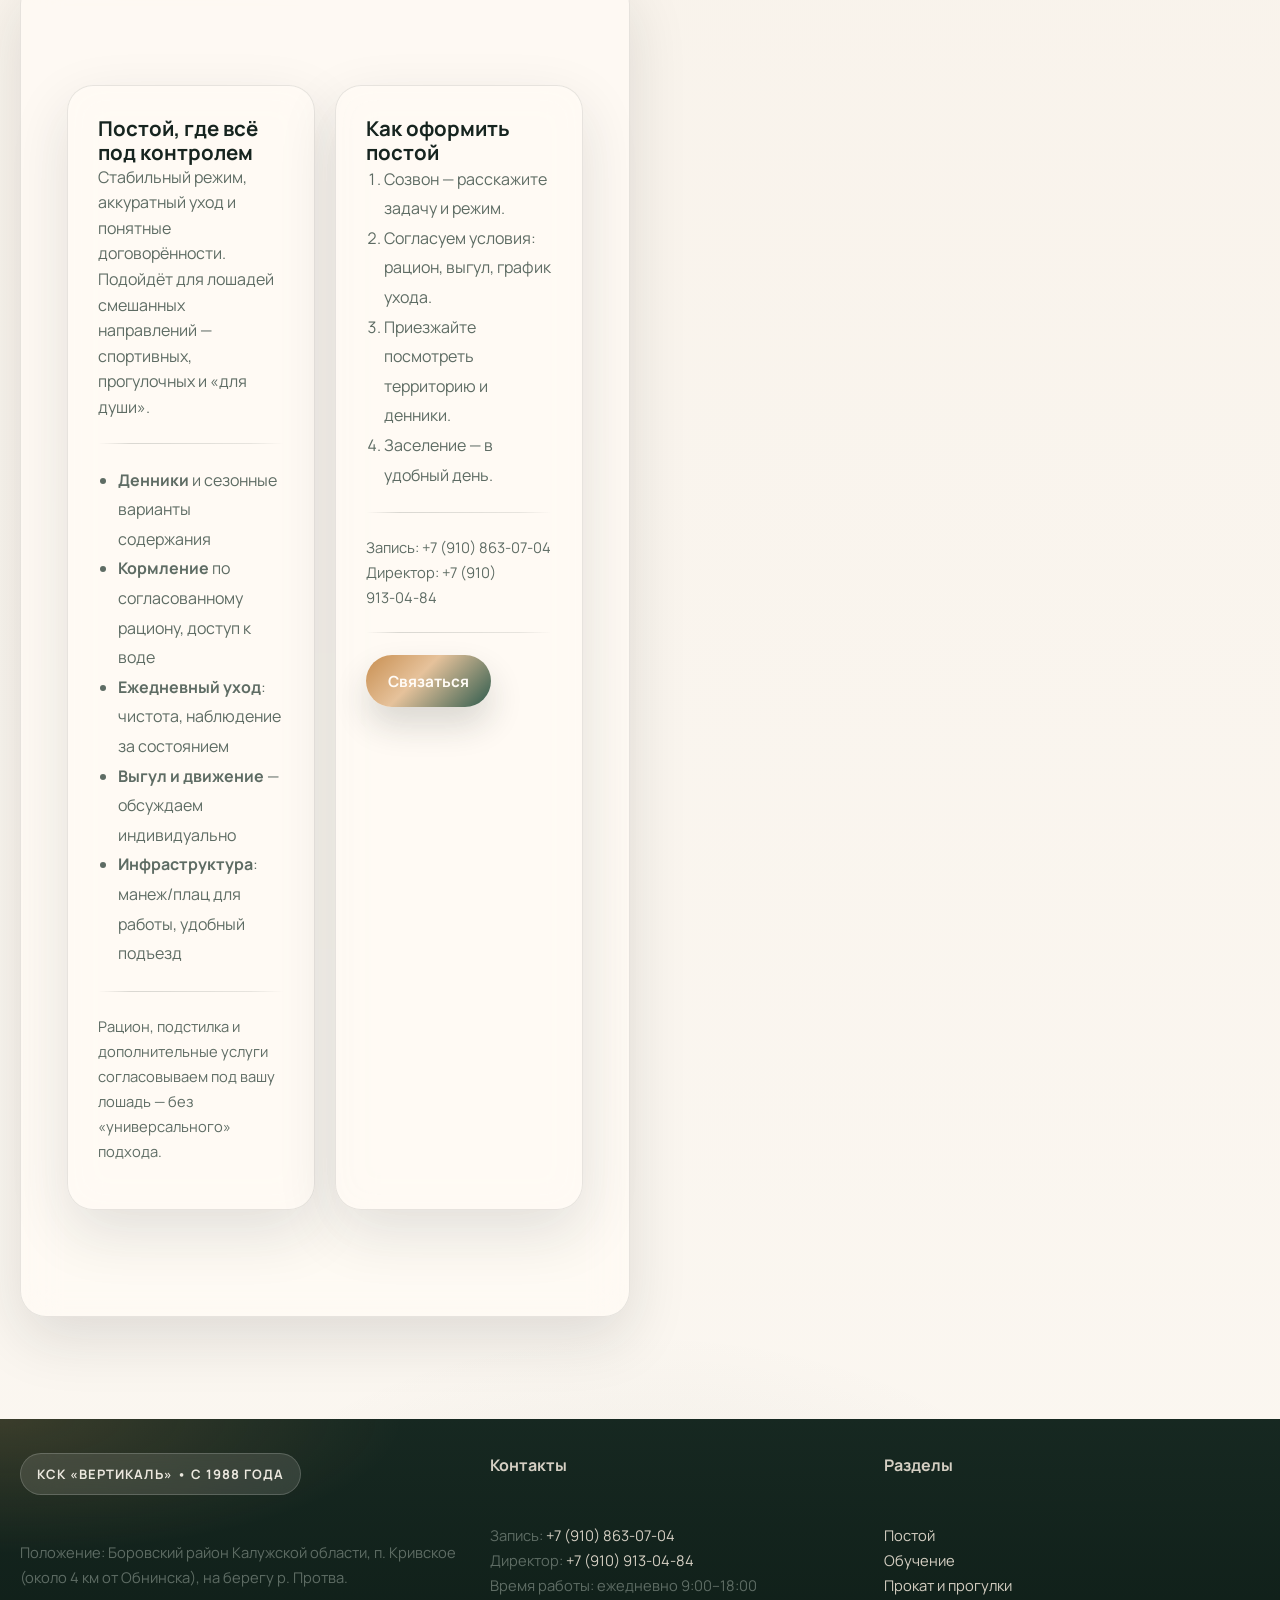
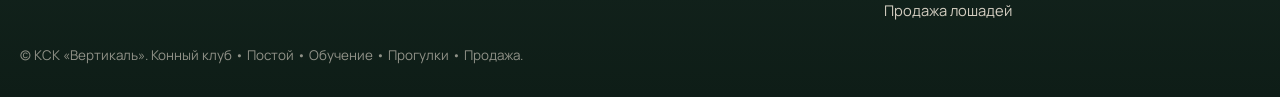
<file: services/boarding.html>
<!doctype html>
<html lang="ru">
<head>
 <meta charset="utf-8"/>
 <meta name="viewport" content="width=device-width,initial-scale=1"/>
 
<meta http-equiv="Cache-Control" content="no-store, no-cache, must-revalidate, max-age=0">
<meta http-equiv="Pragma" content="no-cache">
<meta http-equiv="Expires" content="0">
<title>Постой лошадей ‑уровня — КСК «Вертикаль»</title>
 <meta name="description" content="Денники, уход и рацион по согласованию. Условия для смешанных лошадей — спортивных и прогулочных."/>
 <meta name="theme-color" content="#0b1210"/>
 <link rel="stylesheet" href="../assets/css/styles.css?v=202602281600"/>
 <link rel="icon" href="../assets/img/logo.svg" type="image/svg+xml">
 <script type="application/ld+json">
 {
 "@context":"https://schema.org",
 "@type":"SportsActivityLocation",
 "name":"КСК «Вертикаль»",
 "description":"Конно-спортивный комплекс: постой, обучение верховой езде, прокат и прогулки, продажа лошадей.",
 "telephone":"+7 910 863-07-04",
 "areaServed":["Обнинск","Калуга","Боровский район"],
 "url":"https://ksk-vertikal.ru/"
 }
 </script>
 <script type="text/javascript">
 (function(m,e,t,r,i,k,a){m[i]=m[i]||function(){(m[i].a=m[i].a||[]).push(arguments)};
 m[i].l=1*new Date();
 for (var j = 0; j < document.scripts.length; j++) {if (document.scripts[j].src === r) {return;}}
 k=e.createElement(t),a=e.getElementsByTagName(t)[0],k.async=1,k.src=r,a.parentNode.insertBefore(k,a)})
 (window, document, "script", "https://mc.yandex.ru/metrika/tag.js", "ym");
 </script>
 <noscript><div><img src="https://mc.yandex.ru/watch/0" style="position:absolute; left:-9999px;" alt=""/></div></noscript>
</head>
<body data-metrika-id="">
<header>
 <div class="container">
 <div class="nav">
 <a class="brand" href="../index.html" aria-label="КСК Вертикаль">
 <img src="../assets/img/logo.svg" alt="" width="34" height="34"/>
 <div>
 <b>КСК «Вертикаль»</b>
 <span></span>
 </div>
 </a>

 <nav class="menu" aria-label="Навигация">
 <a href="../index.html#services">Услуги</a>
 <a href="../index.html#boarding">Постой</a>
 <a href="../index.html#sale">Продажа</a><a href="../horses.html">Лошади</a><a href="../team.html">Команда</a>
 <a href="../index.html#gallery">Галерея</a>
 <a href="../index.html#contacts">Контакты</a>
 </nav>

 <div style="display:flex; gap:10px; align-items:center">
 <a class="cta secondary" href="tel:+79108630704">Позвонить</a>
 
 <button id="burger" class="burger" aria-label="Открыть меню" aria-expanded="false">☰</button>
 </div>
 </div>

 <div id="mobilePanel" class="mobile-panel" aria-label="Мобильное меню">
 <a href="../index.html#services">Услуги</a>
 <a href="../index.html#boarding">Постой</a>
 <a href="../index.html#sale">Продажа</a><a href="../horses.html">Лошади</a><a href="../team.html">Команда</a>
 <a href="../index.html#gallery">Галерея</a>
 <a href="../index.html#contacts">Контакты</a>
 </div>
 </div>
</header>

<main>
 <section class="hero">
 <div class="container">
 <div class="hero-grid">
 <div class="hero-card hero-media reveal">
 <div class="hero-photo" style="background-image:url('../assets/img/old/boarding.jpg');"></div>
 <div class="hero-content">
 <div>
 <div class="badge">Постой</div>
 <div class="h1" style="font-size:40px">Постой лошадей ‑уровня</div>
 <div class="lead">Денники, уход и рацион по согласованию. Условия для смешанных лошадей — спортивных и прогулочных.</div>
 <div class="hero-actions">
 <a class="cta" href="../index.html#lead">Уточнить условия</a>
 <a class="cta secondary" href="tel:+79108630704">Позвонить</a>
 <a class="cta secondary" href="../index.html#services">Все услуги</a>
 </div>
 </div>
 <div class="small">КСК «Вертикаль» • Боровский район • ежедневно 9:00–18:00</div>
 </div>
 </div>
 <div class="hero-card reveal" style="padding:18px">
 <h3 style="margin:0 0 10px">Что входит</h3>
 <ul class="list">
 <li>Денники + летние варианты</li><li>Кормление по согласованному рациону</li><li>Манеж и плацы для работы</li><li>Безопасность и персонал рядом</li>
 </ul>
 <div class="sep"></div>
 
 </div>
 </div>
 </div>
 </section>

 <section class="section">
 <div class="container">
 <div class="boarding-collage boarding-collage--full reveal" aria-label="Фото постоя в КСК Вертикаль">
 <div class="collage-item wide" style="background-image:url('../assets/img/old/boarding.jpg');"></div>
 <div class="collage-item" style="background-image:url('../assets/img/old/hero.jpg');"></div>
 <div class="collage-item" style="background-image:url('../assets/img/old/g4.jpg');"></div>
 <div class="collage-item" style="background-image:url('../assets/img/old/g3.jpg');"></div>
 <div class="collage-item" style="background-image:url('../assets/img/old/g2.jpg');"></div>
 <div class="collage-item" style="background-image:url('../assets/img/old/g1.jpg');"></div>
 <div class="collage-item" style="background-image:url('../assets/img/old/g5.jpg');"></div>
 <div class="collage-item" style="background-image:url('../assets/img/old/g6.jpg');"></div>
 <div class="collage-item" style="background-image:url('../assets/img/old/lessons.jpg');"></div>
 <div class="collage-item" style="background-image:url('../assets/img/old/rent.jpg');"></div>
 </div>
 <div class="sep"></div>
 <div class="split">
 <div class="panel reveal">
 
<section class="section">
  <div class="container">
    <div class="split">
      <div class="panel reveal">
        <h3 style="margin-top:0">Постой, где всё под контролем</h3>
        <p class="p">Стабильный режим, аккуратный уход и понятные договорённости. Подойдёт для лошадей смешанных направлений — спортивных, прогулочных и «для души».</p>
        <div class="sep"></div>
        <ul class="list">
          <li><b>Денники</b> и сезонные варианты содержания</li>
          <li><b>Кормление</b> по согласованному рациону, доступ к воде</li>
          <li><b>Ежедневный уход</b>: чистота, наблюдение за состоянием</li>
          <li><b>Выгул и движение</b> — обсуждаем индивидуально</li>
          <li><b>Инфраструктура</b>: манеж/плац для работы, удобный подъезд</li>
        </ul>
        <div class="sep"></div>
        <p class="small">Рацион, подстилка и дополнительные услуги согласовываем под вашу лошадь — без «универсального» подхода.</p>
      </div>
      <div class="panel reveal">
        <h3 style="margin-top:0">Как оформить постой</h3>
        <ol class="list" style="list-style:decimal; padding-left:18px">
          <li>Созвон — расскажите задачу и режим.</li>
          <li>Согласуем условия: рацион, выгул, график ухода.</li>
          <li>Приезжайте посмотреть территорию и денники.</li>
          <li>Заселение — в удобный день.</li>
        </ol>
        <div class="sep"></div>
        <div class="small">
          Запись: <a href="tel:+79108630704">+7 (910) 863‑07‑04</a><br/>
          Директор: <a href="tel:+79109130484">+7 (910) 913‑04‑84</a>
        </div>
        <div class="sep"></div>
        <a class="cta" href="../index.html#contacts">Связаться</a>
      </div>
    </div>
  </div>
</section>
</main>

<footer>
 <div class="container">
 <div class="fgrid">
 <div>
 <div class="badge">КСК «Вертикаль» • с 1988 года</div>
 <div class="sep"></div>
 <div class="small">
 Положение: Боровский район Калужской области, п. Кривское (около 4 км от Обнинска), на берегу р. Протва.
 </div>
 </div>
 <div>
 <b>Контакты</b>
 <div class="sep"></div>
 <div class="small">
 Запись: <a href="tel:+79108630704">+7 (910) 863‑07‑04</a><br/>
 Директор: <a href="tel:+79109130484">+7 (910) 913‑04‑84</a><br/>
 Время работы: ежедневно 9:00–18:00
 </div>
 </div>
 <div>
 <b>Разделы</b>
 <div class="sep"></div>
 <div class="small">
 <a href="boarding.html">Постой</a><br/>
 <a href="lessons.html">Обучение</a><br/>
 <a href="rent.html">Прокат и прогулки</a><br/>
 <a href="sale.html">Продажа лошадей</a>
 </div>
 </div>
 </div>
 <div class="copy">© КСК «Вертикаль». Конный клуб • Постой • Обучение • Прогулки • Продажа.</div>
 </div>
</footer>

<div id="modal" class="modal" role="dialog" aria-modal="true" aria-label="Просмотр фото">
 <div class="box">
 <div class="top">
 <b id="modalTitle">Фото</b>
 <button id="modalClose" class="close">Закрыть</button>
 </div>
 <div id="modalFrame" class="modal-frame" class="img"></div>
 </div>
</div>

<script src="../assets/js/main.js?v=202602281600"></script>

 <div class="sticky-bar">
 <a class="cta secondary track-call" data-goal="call_click" href="tel:+79108630704">Позвонить</a>
 <a class="cta" data-goal="lead_open" href="../index.html#lead">Оставить заявку</a>
 </div>
</body>
</html>
</file>
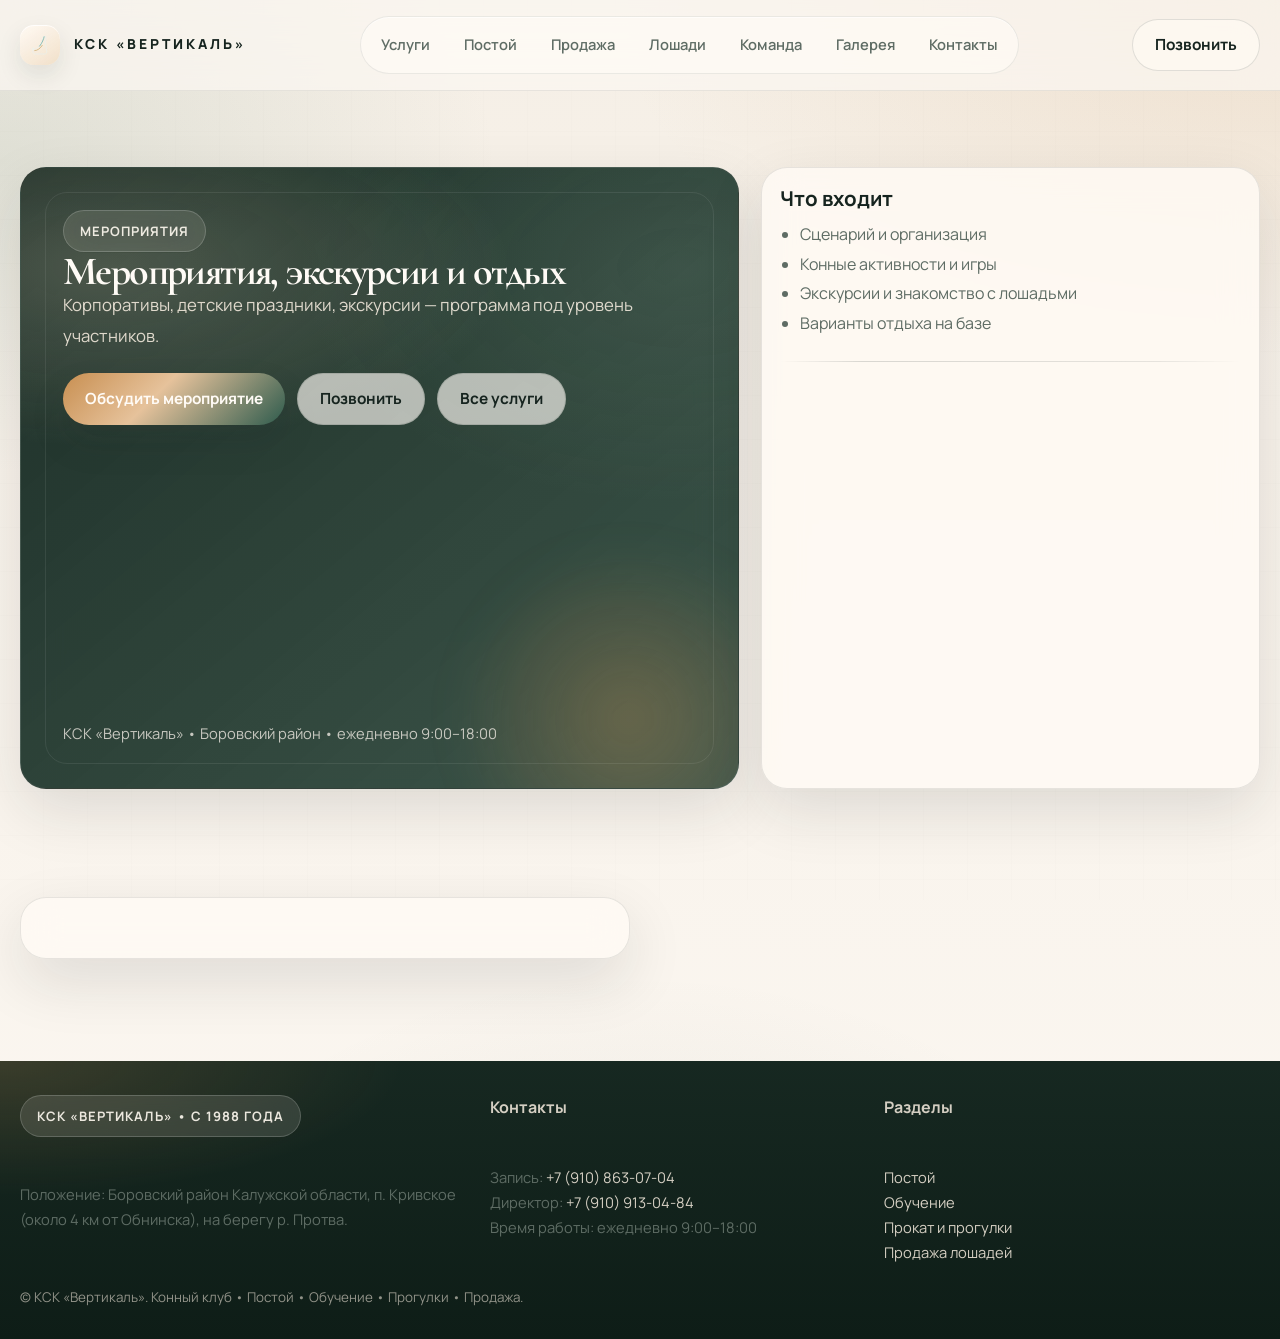
<file: services/events.html>
<!doctype html>
<html lang="ru">
<head>
 <meta charset="utf-8"/>
 <meta name="viewport" content="width=device-width,initial-scale=1"/>
 
<meta http-equiv="Cache-Control" content="no-store, no-cache, must-revalidate, max-age=0">
<meta http-equiv="Pragma" content="no-cache">
<meta http-equiv="Expires" content="0">
<title>Мероприятия, экскурсии и отдых — КСК «Вертикаль»</title>
 <meta name="description" content="Корпоративы, детские праздники, экскурсии — программа под уровень участников."/>
 <meta name="theme-color" content="#0b1210"/>
 <link rel="stylesheet" href="../assets/css/styles.css?v=202602281600"/>
 <link rel="icon" href="../assets/img/logo.svg" type="image/svg+xml">
 <script type="application/ld+json">
 {
 "@context":"https://schema.org",
 "@type":"SportsActivityLocation",
 "name":"КСК «Вертикаль»",
 "description":"Конно-спортивный комплекс: постой, обучение верховой езде, прокат и прогулки, продажа лошадей.",
 "telephone":"+7 910 863-07-04",
 "areaServed":["Обнинск","Калуга","Боровский район"],
 "url":"https://ksk-vertikal.ru/"
 }
 </script>
 <script type="text/javascript">
 (function(m,e,t,r,i,k,a){m[i]=m[i]||function(){(m[i].a=m[i].a||[]).push(arguments)};
 m[i].l=1*new Date();
 for (var j = 0; j < document.scripts.length; j++) {if (document.scripts[j].src === r) {return;}}
 k=e.createElement(t),a=e.getElementsByTagName(t)[0],k.async=1,k.src=r,a.parentNode.insertBefore(k,a)})
 (window, document, "script", "https://mc.yandex.ru/metrika/tag.js", "ym");
 </script>
 <noscript><div><img src="https://mc.yandex.ru/watch/0" style="position:absolute; left:-9999px;" alt=""/></div></noscript>
</head>
<body data-metrika-id="">
<header>
 <div class="container">
 <div class="nav">
 <a class="brand" href="../index.html" aria-label="КСК Вертикаль">
 <img src="../assets/img/logo.svg" alt="" width="34" height="34"/>
 <div>
 <b>КСК «Вертикаль»</b>
 <span></span>
 </div>
 </a>

 <nav class="menu" aria-label="Навигация">
 <a href="../index.html#services">Услуги</a>
 <a href="../index.html#boarding">Постой</a>
 <a href="../index.html#sale">Продажа</a><a href="../horses.html">Лошади</a><a href="../team.html">Команда</a>
 <a href="../index.html#gallery">Галерея</a>
 <a href="../index.html#contacts">Контакты</a>
 </nav>

 <div style="display:flex; gap:10px; align-items:center">
 <a class="cta secondary" href="tel:+79108630704">Позвонить</a>
 
 <button id="burger" class="burger" aria-label="Открыть меню" aria-expanded="false">☰</button>
 </div>
 </div>

 <div id="mobilePanel" class="mobile-panel" aria-label="Мобильное меню">
 <a href="../index.html#services">Услуги</a>
 <a href="../index.html#boarding">Постой</a>
 <a href="../index.html#sale">Продажа</a><a href="../horses.html">Лошади</a><a href="../team.html">Команда</a>
 <a href="../index.html#gallery">Галерея</a>
 <a href="../index.html#contacts">Контакты</a>
 </div>
 </div>
</header>

<main>
 <section class="hero">
 <div class="container">
 <div class="hero-grid">
 <div class="hero-card hero-media reveal">
 <div class="hero-photo" style="background-image:url('../assets/img/old/events.jpg');"></div>
 <div class="hero-content">
 <div>
 <div class="badge">Мероприятия</div>
 <div class="h1" style="font-size:40px">Мероприятия, экскурсии и отдых</div>
 <div class="lead">Корпоративы, детские праздники, экскурсии — программа под уровень участников.</div>
 <div class="hero-actions">
 <a class="cta" href="../index.html#lead">Обсудить мероприятие</a>
 <a class="cta secondary" href="tel:+79108630704">Позвонить</a>
 <a class="cta secondary" href="../index.html#services">Все услуги</a>
 </div>
 </div>
 <div class="small">КСК «Вертикаль» • Боровский район • ежедневно 9:00–18:00</div>
 </div>
 </div>
 <div class="hero-card reveal" style="padding:18px">
 <h3 style="margin:0 0 10px">Что входит</h3>
 <ul class="list">
 <li>Сценарий и организация</li><li>Конные активности и игры</li><li>Экскурсии и знакомство с лошадьми</li><li>Варианты отдыха на базе</li>
 </ul>
 <div class="sep"></div>
 
 </div>
 </div>
 </div>
 </section>

 <section class="section">
 <div class="container">
 <div class="split">
 <div class="panel reveal">
 
</main>

<footer>
 <div class="container">
 <div class="fgrid">
 <div>
 <div class="badge">КСК «Вертикаль» • с 1988 года</div>
 <div class="sep"></div>
 <div class="small">
 Положение: Боровский район Калужской области, п. Кривское (около 4 км от Обнинска), на берегу р. Протва.
 </div>
 </div>
 <div>
 <b>Контакты</b>
 <div class="sep"></div>
 <div class="small">
 Запись: <a href="tel:+79108630704">+7 (910) 863‑07‑04</a><br/>
 Директор: <a href="tel:+79109130484">+7 (910) 913‑04‑84</a><br/>
 Время работы: ежедневно 9:00–18:00
 </div>
 </div>
 <div>
 <b>Разделы</b>
 <div class="sep"></div>
 <div class="small">
 <a href="boarding.html">Постой</a><br/>
 <a href="lessons.html">Обучение</a><br/>
 <a href="rent.html">Прокат и прогулки</a><br/>
 <a href="sale.html">Продажа лошадей</a>
 </div>
 </div>
 </div>
 <div class="copy">© КСК «Вертикаль». Конный клуб • Постой • Обучение • Прогулки • Продажа.</div>
 </div>
</footer>

<div id="modal" class="modal" role="dialog" aria-modal="true" aria-label="Просмотр фото">
 <div class="box">
 <div class="top">
 <b id="modalTitle">Фото</b>
 <button id="modalClose" class="close">Закрыть</button>
 </div>
 <div id="modalFrame" class="modal-frame" class="img"></div>
 </div>
</div>

<script src="../assets/js/main.js?v=202602281600"></script>

 <div class="sticky-bar">
 <a class="cta secondary track-call" data-goal="call_click" href="tel:+79108630704">Позвонить</a>
 <a class="cta" data-goal="lead_open" href="../index.html#lead">Оставить заявку</a>
 </div>
</body>
</html>
</file>
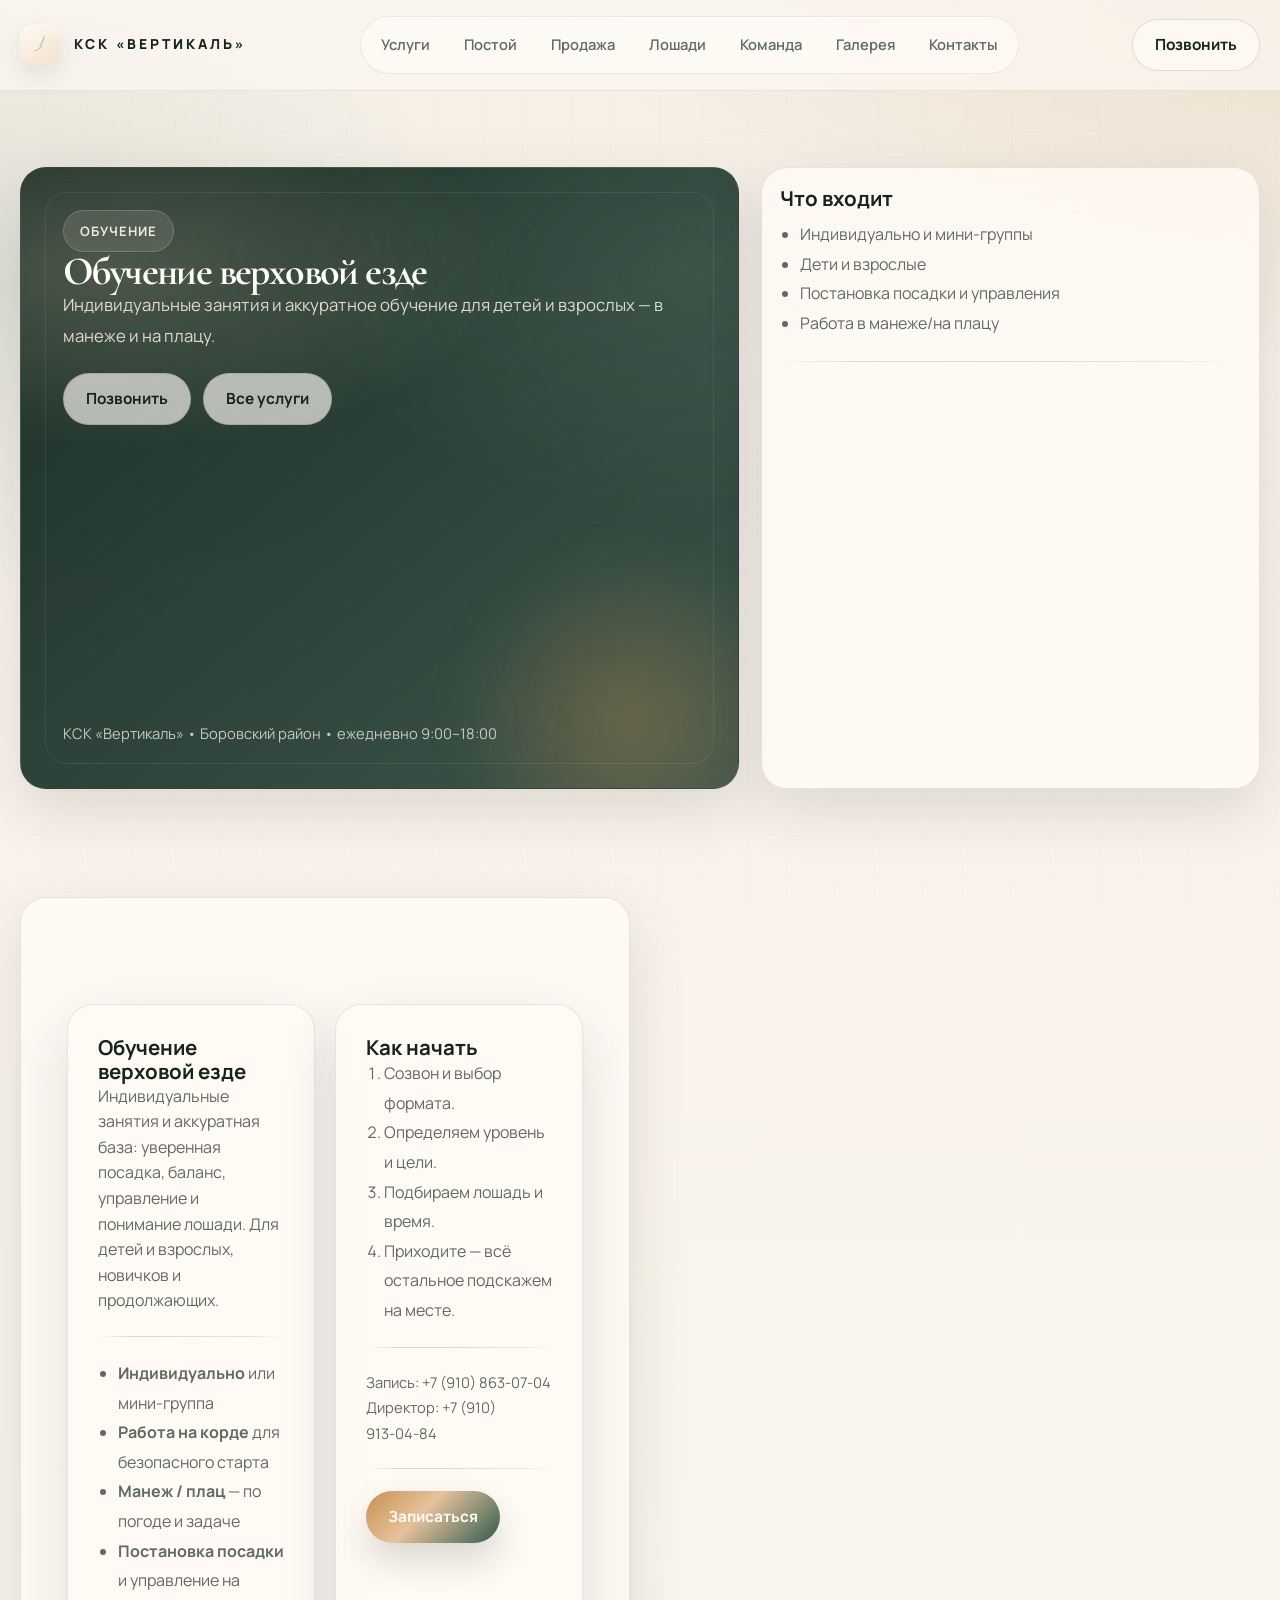
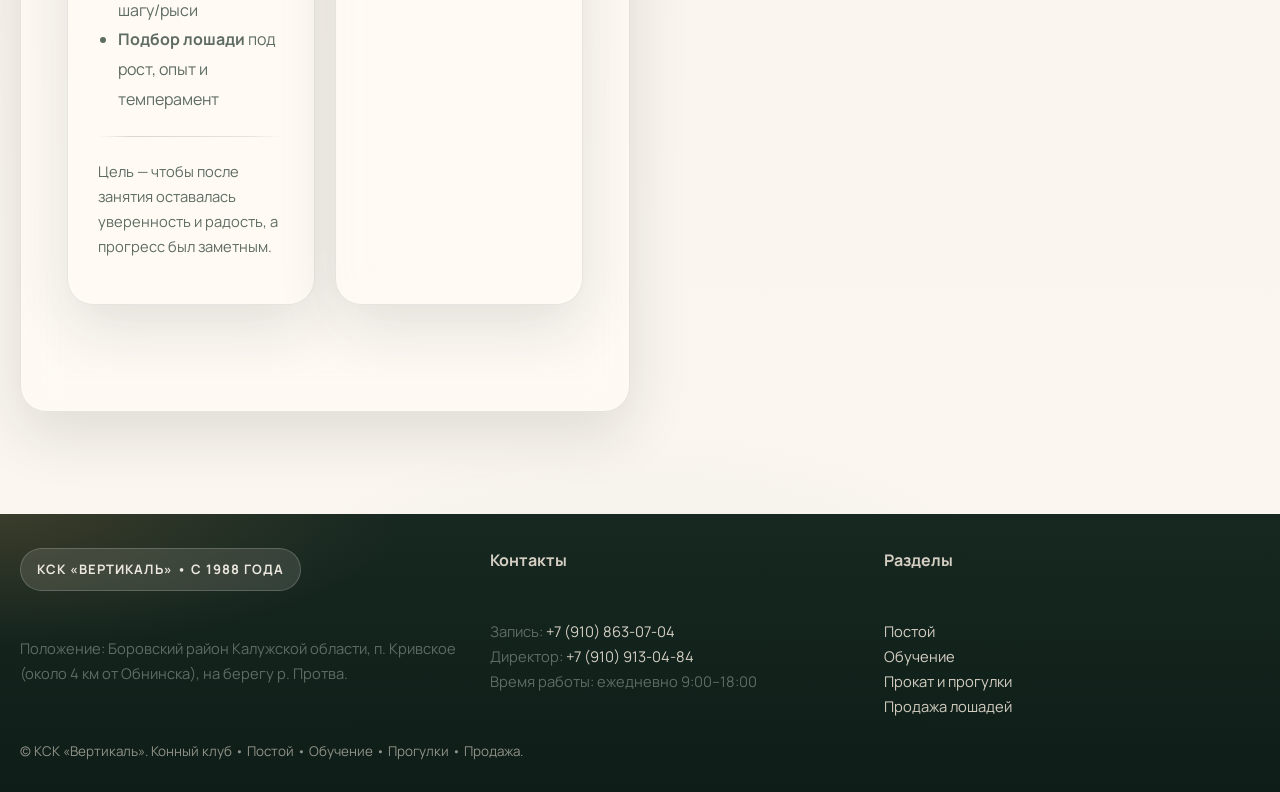
<file: services/lessons.html>
<!doctype html>
<html lang="ru">
<head>
 <meta charset="utf-8"/>
 <meta name="viewport" content="width=device-width,initial-scale=1"/>
 
<meta http-equiv="Cache-Control" content="no-store, no-cache, must-revalidate, max-age=0">
<meta http-equiv="Pragma" content="no-cache">
<meta http-equiv="Expires" content="0">
<title>Обучение верховой езде — КСК «Вертикаль»</title>
 <meta name="description" content="Индивидуальные занятия и аккуратное обучение для детей и взрослых — в манеже и на плацу."/>
 <meta name="theme-color" content="#0b1210"/>
 <link rel="stylesheet" href="../assets/css/styles.css?v=202602281600"/>
 <link rel="icon" href="../assets/img/logo.svg" type="image/svg+xml">
 <script type="application/ld+json">
 {
 "@context":"https://schema.org",
 "@type":"SportsActivityLocation",
 "name":"КСК «Вертикаль»",
 "description":"Конно-спортивный комплекс: постой, обучение верховой езде, прокат и прогулки, продажа лошадей.",
 "telephone":"+7 910 863-07-04",
 "areaServed":["Обнинск","Калуга","Боровский район"],
 "url":"https://ksk-vertikal.ru/"
 }
 </script>
 <script type="text/javascript">
 (function(m,e,t,r,i,k,a){m[i]=m[i]||function(){(m[i].a=m[i].a||[]).push(arguments)};
 m[i].l=1*new Date();
 for (var j = 0; j < document.scripts.length; j++) {if (document.scripts[j].src === r) {return;}}
 k=e.createElement(t),a=e.getElementsByTagName(t)[0],k.async=1,k.src=r,a.parentNode.insertBefore(k,a)})
 (window, document, "script", "https://mc.yandex.ru/metrika/tag.js", "ym");
 </script>
 <noscript><div><img src="https://mc.yandex.ru/watch/0" style="position:absolute; left:-9999px;" alt=""/></div></noscript>
</head>
<body data-metrika-id="">
<header>
 <div class="container">
 <div class="nav">
 <a class="brand" href="../index.html" aria-label="КСК Вертикаль">
 <img src="../assets/img/logo.svg" alt="" width="34" height="34"/>
 <div>
 <b>КСК «Вертикаль»</b>
 <span></span>
 </div>
 </a>

 <nav class="menu" aria-label="Навигация">
 <a href="../index.html#services">Услуги</a>
 <a href="../index.html#boarding">Постой</a>
 <a href="../index.html#sale">Продажа</a><a href="../horses.html">Лошади</a><a href="../team.html">Команда</a>
 <a href="../index.html#gallery">Галерея</a>
 <a href="../index.html#contacts">Контакты</a>
 </nav>

 <div style="display:flex; gap:10px; align-items:center">
 <a class="cta secondary" href="tel:+79108630704">Позвонить</a>
 
 <button id="burger" class="burger" aria-label="Открыть меню" aria-expanded="false">☰</button>
 </div>
 </div>

 <div id="mobilePanel" class="mobile-panel" aria-label="Мобильное меню">
 <a href="../index.html#services">Услуги</a>
 <a href="../index.html#boarding">Постой</a>
 <a href="../index.html#sale">Продажа</a><a href="../horses.html">Лошади</a><a href="../team.html">Команда</a>
 <a href="../index.html#gallery">Галерея</a>
 <a href="../index.html#contacts">Контакты</a>
 </div>
 </div>
</header>

<main>
 <section class="hero">
 <div class="container">
 <div class="hero-grid">
 <div class="hero-card hero-media reveal">
 <div class="hero-photo" style="background-image:url('../assets/img/old/lessons.jpg');"></div>
 <div class="hero-content">
 <div>
 <div class="badge">Обучение</div>
 <div class="h1" style="font-size:40px">Обучение верховой езде</div>
 <div class="lead">Индивидуальные занятия и аккуратное обучение для детей и взрослых — в манеже и на плацу.</div>
 <div class="hero-actions">
<a class="cta secondary" href="tel:+79108630704">Позвонить</a>
 <a class="cta secondary" href="../index.html#services">Все услуги</a>
 </div>
 </div>
 <div class="small">КСК «Вертикаль» • Боровский район • ежедневно 9:00–18:00</div>
 </div>
 </div>
 <div class="hero-card reveal" style="padding:18px">
 <h3 style="margin:0 0 10px">Что входит</h3>
 <ul class="list">
 <li>Индивидуально и мини‑группы</li><li>Дети и взрослые</li><li>Постановка посадки и управления</li><li>Работа в манеже/на плацу</li>
 </ul>
 <div class="sep"></div>
 
 </div>
 </div>
 </div>
 </section>

 <section class="section">
 <div class="container">
 <div class="split">
 <div class="panel reveal">
 
<section class="section">
  <div class="container">
    <div class="split">
      <div class="panel reveal">
        <h3 style="margin-top:0">Обучение верховой езде</h3>
        <p class="p">Индивидуальные занятия и аккуратная база: уверенная посадка, баланс, управление и понимание лошади. Для детей и взрослых, новичков и продолжающих.</p>
        <div class="sep"></div>
        <ul class="list">
          <li><b>Индивидуально</b> или мини‑группа</li>
          <li><b>Работа на корде</b> для безопасного старта</li>
          <li><b>Манеж / плац</b> — по погоде и задаче</li>
          <li><b>Постановка посадки</b> и управление на шагу/рыси</li>
          <li><b>Подбор лошади</b> под рост, опыт и темперамент</li>
        </ul>
        <div class="sep"></div>
        <p class="small">Цель — чтобы после занятия оставалась уверенность и радость, а прогресс был заметным.</p>
      </div>
      <div class="panel reveal">
        <h3 style="margin-top:0">Как начать</h3>
        <ol class="list" style="list-style:decimal; padding-left:18px">
          <li>Созвон и выбор формата.</li>
          <li>Определяем уровень и цели.</li>
          <li>Подбираем лошадь и время.</li>
          <li>Приходите — всё остальное подскажем на месте.</li>
        </ol>
        <div class="sep"></div>
        <div class="small">
          Запись: <a href="tel:+79108630704">+7 (910) 863‑07‑04</a><br/>
          Директор: <a href="tel:+79109130484">+7 (910) 913‑04‑84</a>
        </div>
        <div class="sep"></div>
        <a class="cta" href="../index.html#contacts">Записаться</a>
      </div>
    </div>
  </div>
</section>
</main>

<footer>
 <div class="container">
 <div class="fgrid">
 <div>
 <div class="badge">КСК «Вертикаль» • с 1988 года</div>
 <div class="sep"></div>
 <div class="small">
 Положение: Боровский район Калужской области, п. Кривское (около 4 км от Обнинска), на берегу р. Протва.
 </div>
 </div>
 <div>
 <b>Контакты</b>
 <div class="sep"></div>
 <div class="small">
 Запись: <a href="tel:+79108630704">+7 (910) 863‑07‑04</a><br/>
 Директор: <a href="tel:+79109130484">+7 (910) 913‑04‑84</a><br/>
 Время работы: ежедневно 9:00–18:00
 </div>
 </div>
 <div>
 <b>Разделы</b>
 <div class="sep"></div>
 <div class="small">
 <a href="boarding.html">Постой</a><br/>
 <a href="lessons.html">Обучение</a><br/>
 <a href="rent.html">Прокат и прогулки</a><br/>
 <a href="sale.html">Продажа лошадей</a>
 </div>
 </div>
 </div>
 <div class="copy">© КСК «Вертикаль». Конный клуб • Постой • Обучение • Прогулки • Продажа.</div>
 </div>
</footer>

<div id="modal" class="modal" role="dialog" aria-modal="true" aria-label="Просмотр фото">
 <div class="box">
 <div class="top">
 <b id="modalTitle">Фото</b>
 <button id="modalClose" class="close">Закрыть</button>
 </div>
 <div id="modalFrame" class="modal-frame" class="img"></div>
 </div>
</div>

<script src="../assets/js/main.js?v=202602281600"></script>

 <div class="sticky-bar">
 <a class="cta secondary track-call" data-goal="call_click" href="tel:+79108630704">Позвонить</a>
 <a class="cta" data-goal="lead_open" href="../index.html#lead">Оставить заявку</a>
 </div>
</body>
</html>
</file>
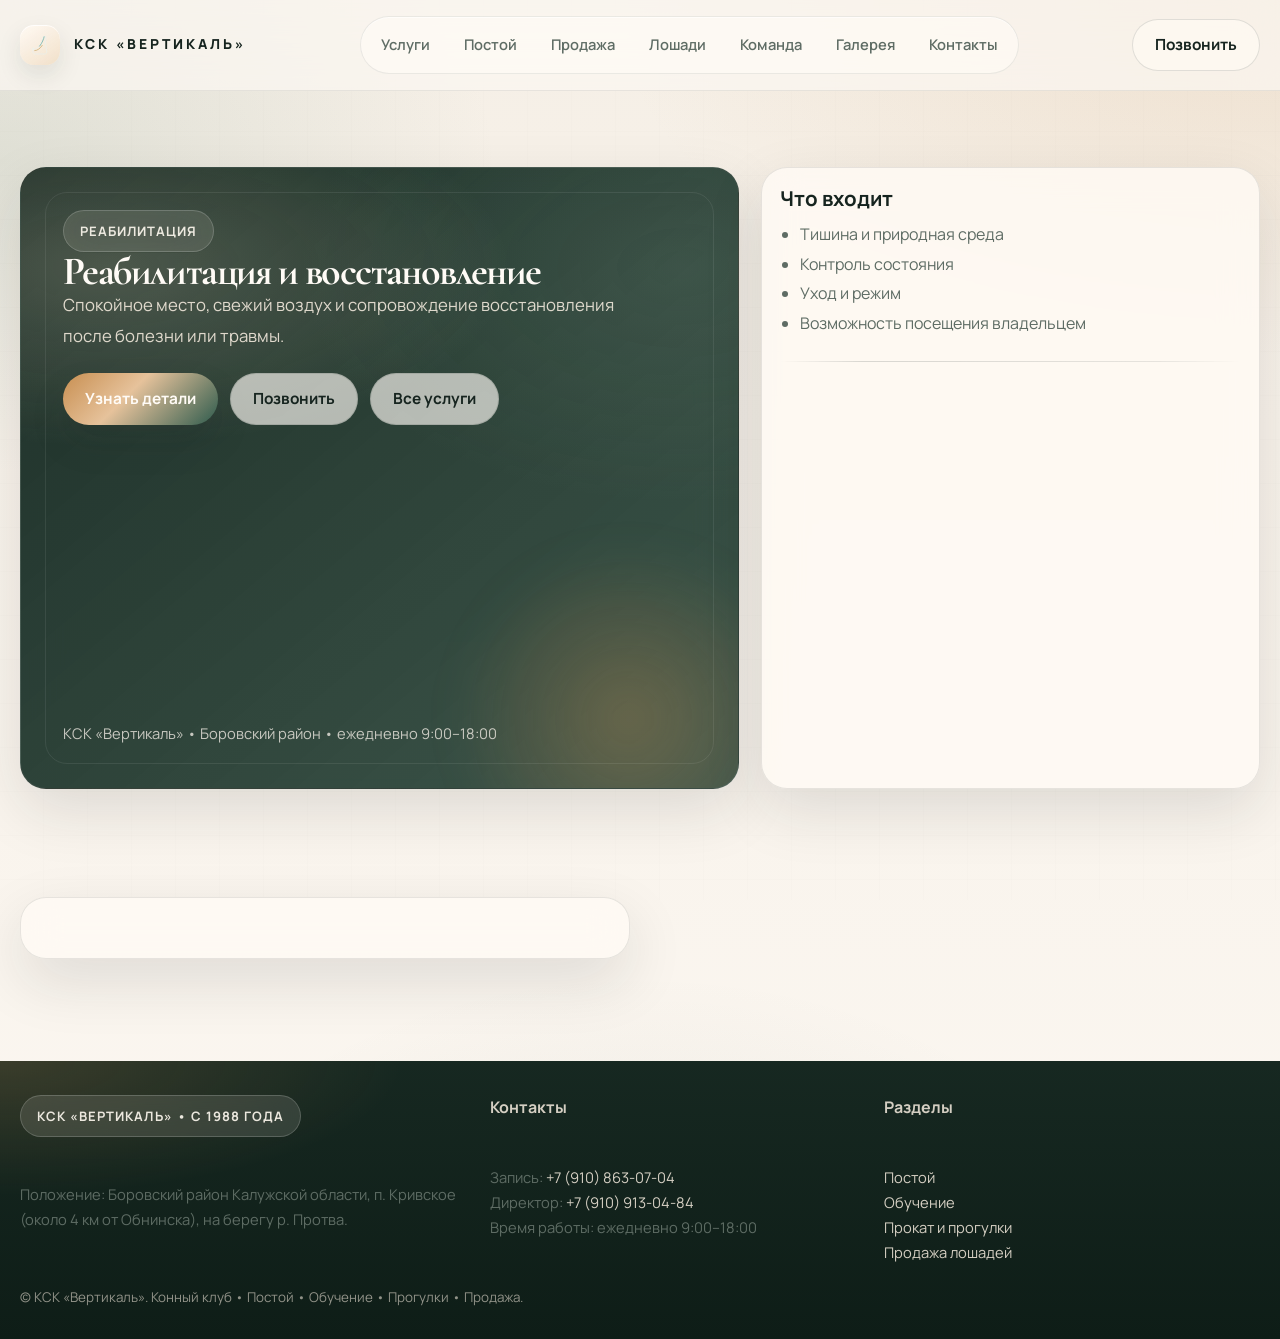
<file: services/rehab.html>
<!doctype html>
<html lang="ru">
<head>
 <meta charset="utf-8"/>
 <meta name="viewport" content="width=device-width,initial-scale=1"/>
 
<meta http-equiv="Cache-Control" content="no-store, no-cache, must-revalidate, max-age=0">
<meta http-equiv="Pragma" content="no-cache">
<meta http-equiv="Expires" content="0">
<title>Реабилитация и восстановление — КСК «Вертикаль»</title>
 <meta name="description" content="Спокойное место, свежий воздух и сопровождение восстановления после болезни или травмы."/>
 <meta name="theme-color" content="#0b1210"/>
 <link rel="stylesheet" href="../assets/css/styles.css?v=202602281600"/>
 <link rel="icon" href="../assets/img/logo.svg" type="image/svg+xml">
 <script type="application/ld+json">
 {
 "@context":"https://schema.org",
 "@type":"SportsActivityLocation",
 "name":"КСК «Вертикаль»",
 "description":"Конно-спортивный комплекс: постой, обучение верховой езде, прокат и прогулки, продажа лошадей.",
 "telephone":"+7 910 863-07-04",
 "areaServed":["Обнинск","Калуга","Боровский район"],
 "url":"https://ksk-vertikal.ru/"
 }
 </script>
 <script type="text/javascript">
 (function(m,e,t,r,i,k,a){m[i]=m[i]||function(){(m[i].a=m[i].a||[]).push(arguments)};
 m[i].l=1*new Date();
 for (var j = 0; j < document.scripts.length; j++) {if (document.scripts[j].src === r) {return;}}
 k=e.createElement(t),a=e.getElementsByTagName(t)[0],k.async=1,k.src=r,a.parentNode.insertBefore(k,a)})
 (window, document, "script", "https://mc.yandex.ru/metrika/tag.js", "ym");
 </script>
 <noscript><div><img src="https://mc.yandex.ru/watch/0" style="position:absolute; left:-9999px;" alt=""/></div></noscript>
</head>
<body data-metrika-id="">
<header>
 <div class="container">
 <div class="nav">
 <a class="brand" href="../index.html" aria-label="КСК Вертикаль">
 <img src="../assets/img/logo.svg" alt="" width="34" height="34"/>
 <div>
 <b>КСК «Вертикаль»</b>
 <span></span>
 </div>
 </a>

 <nav class="menu" aria-label="Навигация">
 <a href="../index.html#services">Услуги</a>
 <a href="../index.html#boarding">Постой</a>
 <a href="../index.html#sale">Продажа</a><a href="../horses.html">Лошади</a><a href="../team.html">Команда</a>
 <a href="../index.html#gallery">Галерея</a>
 <a href="../index.html#contacts">Контакты</a>
 </nav>

 <div style="display:flex; gap:10px; align-items:center">
 <a class="cta secondary" href="tel:+79108630704">Позвонить</a>
 
 <button id="burger" class="burger" aria-label="Открыть меню" aria-expanded="false">☰</button>
 </div>
 </div>

 <div id="mobilePanel" class="mobile-panel" aria-label="Мобильное меню">
 <a href="../index.html#services">Услуги</a>
 <a href="../index.html#boarding">Постой</a>
 <a href="../index.html#sale">Продажа</a><a href="../horses.html">Лошади</a><a href="../team.html">Команда</a>
 <a href="../index.html#gallery">Галерея</a>
 <a href="../index.html#contacts">Контакты</a>
 </div>
 </div>
</header>

<main>
 <section class="hero">
 <div class="container">
 <div class="hero-grid">
 <div class="hero-card hero-media reveal">
 <div class="hero-photo" style="background-image:url('../assets/img/old/rehab.jpg');"></div>
 <div class="hero-content">
 <div>
 <div class="badge">Реабилитация</div>
 <div class="h1" style="font-size:40px">Реабилитация и восстановление</div>
 <div class="lead">Спокойное место, свежий воздух и сопровождение восстановления после болезни или травмы.</div>
 <div class="hero-actions">
 <a class="cta" href="../index.html#lead">Узнать детали</a>
 <a class="cta secondary" href="tel:+79108630704">Позвонить</a>
 <a class="cta secondary" href="../index.html#services">Все услуги</a>
 </div>
 </div>
 <div class="small">КСК «Вертикаль» • Боровский район • ежедневно 9:00–18:00</div>
 </div>
 </div>
 <div class="hero-card reveal" style="padding:18px">
 <h3 style="margin:0 0 10px">Что входит</h3>
 <ul class="list">
 <li>Тишина и природная среда</li><li>Контроль состояния</li><li>Уход и режим</li><li>Возможность посещения владельцем</li>
 </ul>
 <div class="sep"></div>
 
 </div>
 </div>
 </div>
 </section>

 <section class="section">
 <div class="container">
 <div class="split">
 <div class="panel reveal">
 
</main>

<footer>
 <div class="container">
 <div class="fgrid">
 <div>
 <div class="badge">КСК «Вертикаль» • с 1988 года</div>
 <div class="sep"></div>
 <div class="small">
 Положение: Боровский район Калужской области, п. Кривское (около 4 км от Обнинска), на берегу р. Протва.
 </div>
 </div>
 <div>
 <b>Контакты</b>
 <div class="sep"></div>
 <div class="small">
 Запись: <a href="tel:+79108630704">+7 (910) 863‑07‑04</a><br/>
 Директор: <a href="tel:+79109130484">+7 (910) 913‑04‑84</a><br/>
 Время работы: ежедневно 9:00–18:00
 </div>
 </div>
 <div>
 <b>Разделы</b>
 <div class="sep"></div>
 <div class="small">
 <a href="boarding.html">Постой</a><br/>
 <a href="lessons.html">Обучение</a><br/>
 <a href="rent.html">Прокат и прогулки</a><br/>
 <a href="sale.html">Продажа лошадей</a>
 </div>
 </div>
 </div>
 <div class="copy">© КСК «Вертикаль». Конный клуб • Постой • Обучение • Прогулки • Продажа.</div>
 </div>
</footer>

<div id="modal" class="modal" role="dialog" aria-modal="true" aria-label="Просмотр фото">
 <div class="box">
 <div class="top">
 <b id="modalTitle">Фото</b>
 <button id="modalClose" class="close">Закрыть</button>
 </div>
 <div id="modalFrame" class="modal-frame" class="img"></div>
 </div>
</div>

<script src="../assets/js/main.js?v=202602281600"></script>

 <div class="sticky-bar">
 <a class="cta secondary track-call" data-goal="call_click" href="tel:+79108630704">Позвонить</a>
 <a class="cta" data-goal="lead_open" href="../index.html#lead">Оставить заявку</a>
 </div>
</body>
</html>
</file>
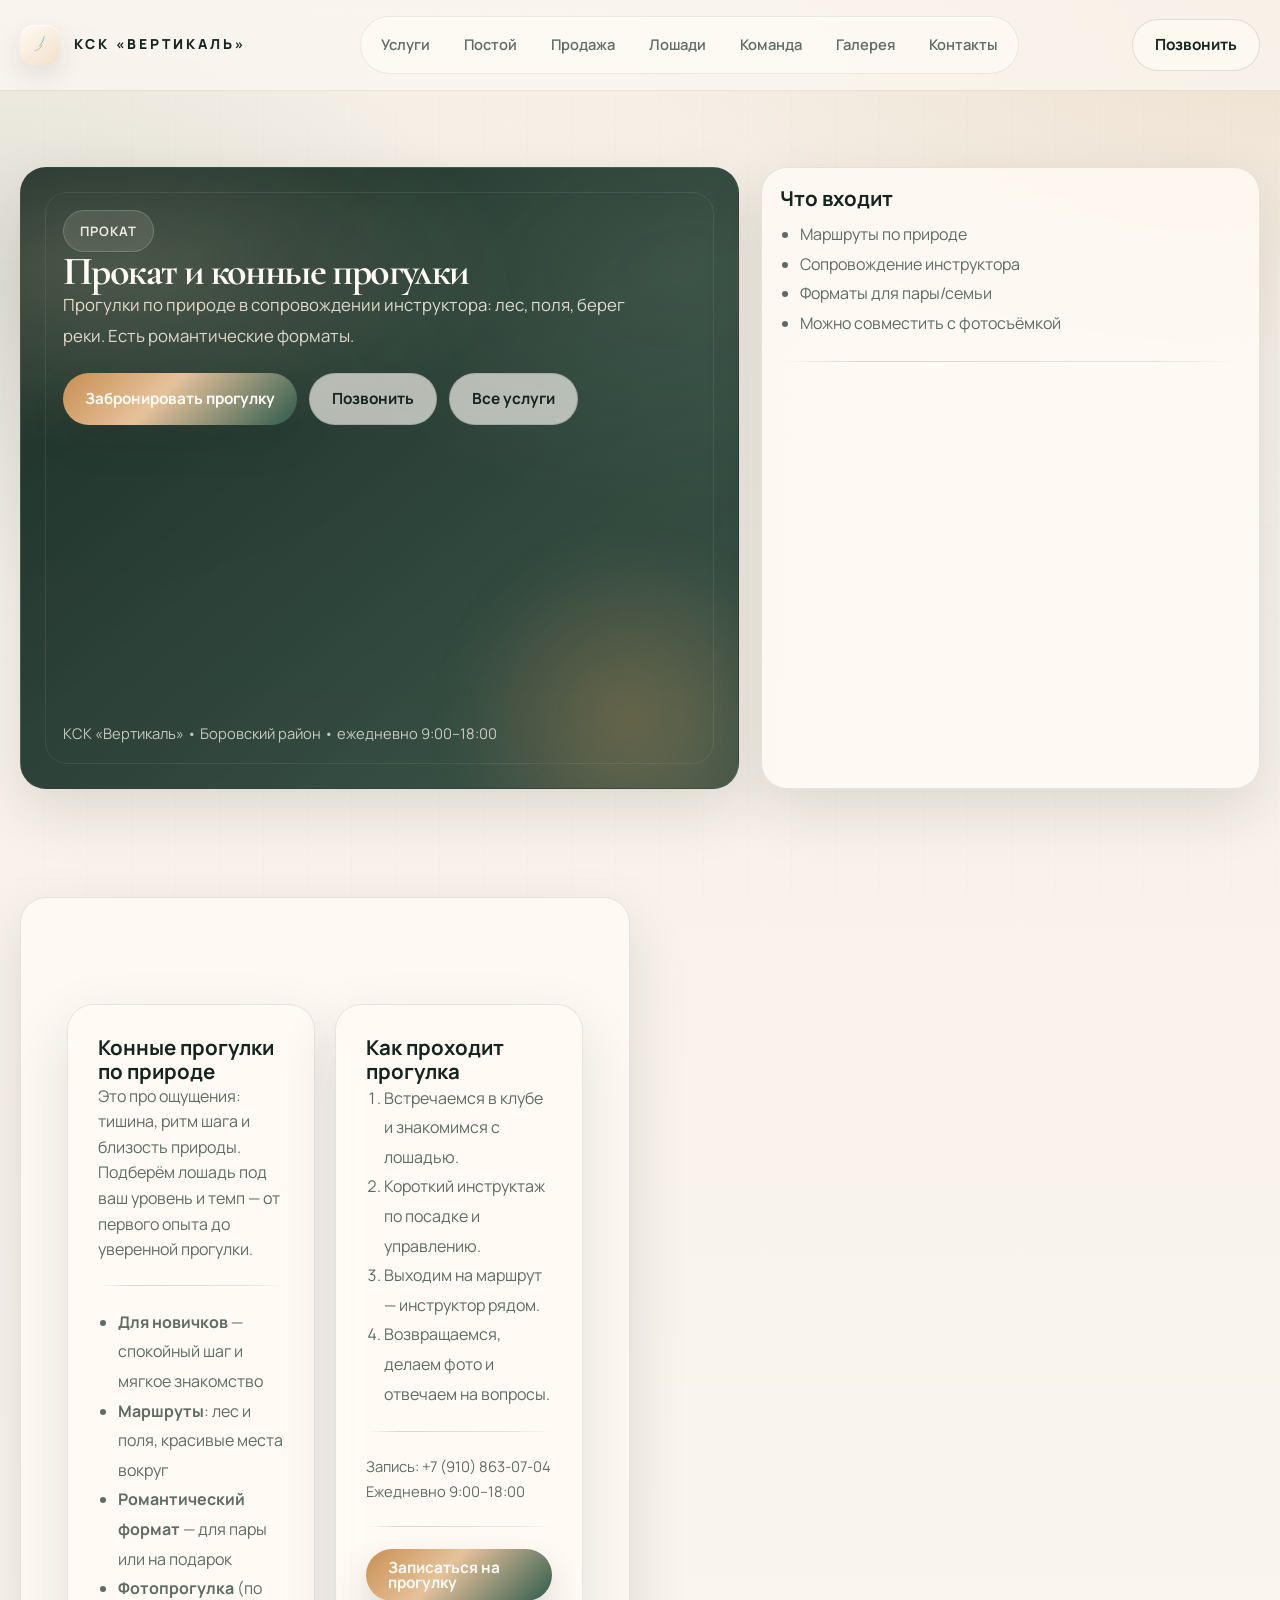
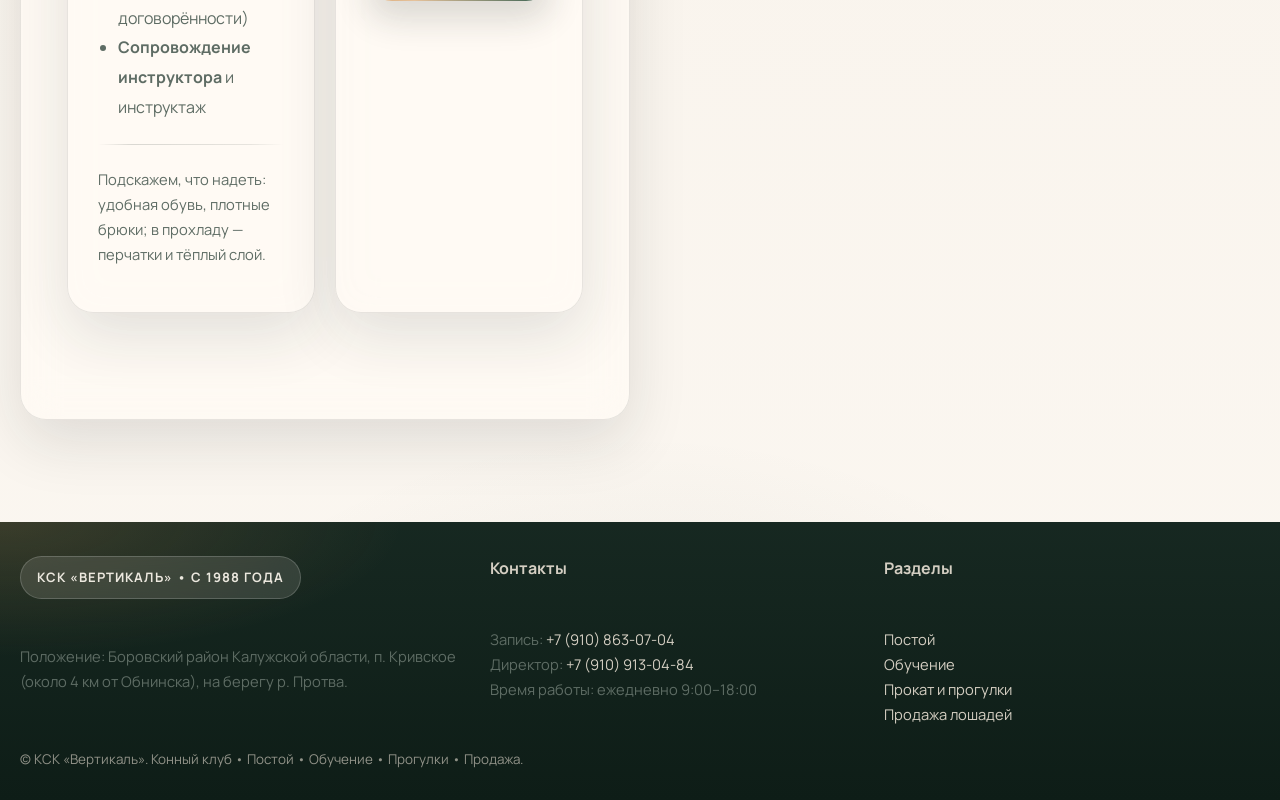
<file: services/rent.html>
<!doctype html>
<html lang="ru">
<head>
 <meta charset="utf-8"/>
 <meta name="viewport" content="width=device-width,initial-scale=1"/>
 
<meta http-equiv="Cache-Control" content="no-store, no-cache, must-revalidate, max-age=0">
<meta http-equiv="Pragma" content="no-cache">
<meta http-equiv="Expires" content="0">
<title>Прокат и конные прогулки — КСК «Вертикаль»</title>
 <meta name="description" content="Прогулки по природе в сопровождении инструктора: лес, поля, берег реки. Есть романтические форматы."/>
 <meta name="theme-color" content="#0b1210"/>
 <link rel="stylesheet" href="../assets/css/styles.css?v=202602281600"/>
 <link rel="icon" href="../assets/img/logo.svg" type="image/svg+xml">
 <script type="application/ld+json">
 {
 "@context":"https://schema.org",
 "@type":"SportsActivityLocation",
 "name":"КСК «Вертикаль»",
 "description":"Конно-спортивный комплекс: постой, обучение верховой езде, прокат и прогулки, продажа лошадей.",
 "telephone":"+7 910 863-07-04",
 "areaServed":["Обнинск","Калуга","Боровский район"],
 "url":"https://ksk-vertikal.ru/"
 }
 </script>
 <script type="text/javascript">
 (function(m,e,t,r,i,k,a){m[i]=m[i]||function(){(m[i].a=m[i].a||[]).push(arguments)};
 m[i].l=1*new Date();
 for (var j = 0; j < document.scripts.length; j++) {if (document.scripts[j].src === r) {return;}}
 k=e.createElement(t),a=e.getElementsByTagName(t)[0],k.async=1,k.src=r,a.parentNode.insertBefore(k,a)})
 (window, document, "script", "https://mc.yandex.ru/metrika/tag.js", "ym");
 </script>
 <noscript><div><img src="https://mc.yandex.ru/watch/0" style="position:absolute; left:-9999px;" alt=""/></div></noscript>
</head>
<body data-metrika-id="">
<header>
 <div class="container">
 <div class="nav">
 <a class="brand" href="../index.html" aria-label="КСК Вертикаль">
 <img src="../assets/img/logo.svg" alt="" width="34" height="34"/>
 <div>
 <b>КСК «Вертикаль»</b>
 <span></span>
 </div>
 </a>

 <nav class="menu" aria-label="Навигация">
 <a href="../index.html#services">Услуги</a>
 <a href="../index.html#boarding">Постой</a>
 <a href="../index.html#sale">Продажа</a><a href="../horses.html">Лошади</a><a href="../team.html">Команда</a>
 <a href="../index.html#gallery">Галерея</a>
 <a href="../index.html#contacts">Контакты</a>
 </nav>

 <div style="display:flex; gap:10px; align-items:center">
 <a class="cta secondary" href="tel:+79108630704">Позвонить</a>
 
 <button id="burger" class="burger" aria-label="Открыть меню" aria-expanded="false">☰</button>
 </div>
 </div>

 <div id="mobilePanel" class="mobile-panel" aria-label="Мобильное меню">
 <a href="../index.html#services">Услуги</a>
 <a href="../index.html#boarding">Постой</a>
 <a href="../index.html#sale">Продажа</a><a href="../horses.html">Лошади</a><a href="../team.html">Команда</a>
 <a href="../index.html#gallery">Галерея</a>
 <a href="../index.html#contacts">Контакты</a>
 </div>
 </div>
</header>

<main>
 <section class="hero">
 <div class="container">
 <div class="hero-grid">
 <div class="hero-card hero-media reveal">
 <div class="hero-photo" style="background-image:url('../assets/img/old/rent.jpg');"></div>
 <div class="hero-content">
 <div>
 <div class="badge">Прокат</div>
 <div class="h1" style="font-size:40px">Прокат и конные прогулки</div>
 <div class="lead">Прогулки по природе в сопровождении инструктора: лес, поля, берег реки. Есть романтические форматы.</div>
 <div class="hero-actions">
 <a class="cta" href="../index.html#lead">Забронировать прогулку</a>
 <a class="cta secondary" href="tel:+79108630704">Позвонить</a>
 <a class="cta secondary" href="../index.html#services">Все услуги</a>
 </div>
 </div>
 <div class="small">КСК «Вертикаль» • Боровский район • ежедневно 9:00–18:00</div>
 </div>
 </div>
 <div class="hero-card reveal" style="padding:18px">
 <h3 style="margin:0 0 10px">Что входит</h3>
 <ul class="list">
 <li>Маршруты по природе</li><li>Сопровождение инструктора</li><li>Форматы для пары/семьи</li><li>Можно совместить с фотосъёмкой</li>
 </ul>
 <div class="sep"></div>
 
 </div>
 </div>
 </div>
 </section>

 <section class="section">
 <div class="container">
 <div class="split">
 <div class="panel reveal">
 
<section class="section">
  <div class="container">
    <div class="split">
      <div class="panel reveal">
        <h3 style="margin-top:0">Конные прогулки по природе</h3>
        <p class="p">Это про ощущения: тишина, ритм шага и близость природы. Подберём лошадь под ваш уровень и темп — от первого опыта до уверенной прогулки.</p>
        <div class="sep"></div>
        <ul class="list">
          <li><b>Для новичков</b> — спокойный шаг и мягкое знакомство</li>
          <li><b>Маршруты</b>: лес и поля, красивые места вокруг</li>
          <li><b>Романтический формат</b> — для пары или на подарок</li>
          <li><b>Фотопрогулка</b> (по договорённости)</li>
          <li><b>Сопровождение инструктора</b> и инструктаж</li>
        </ul>
        <div class="sep"></div>
        <p class="small">Подскажем, что надеть: удобная обувь, плотные брюки; в прохладу — перчатки и тёплый слой.</p>
      </div>
      <div class="panel reveal">
        <h3 style="margin-top:0">Как проходит прогулка</h3>
        <ol class="list" style="list-style:decimal; padding-left:18px">
          <li>Встречаемся в клубе и знакомимся с лошадью.</li>
          <li>Короткий инструктаж по посадке и управлению.</li>
          <li>Выходим на маршрут — инструктор рядом.</li>
          <li>Возвращаемся, делаем фото и отвечаем на вопросы.</li>
        </ol>
        <div class="sep"></div>
        <div class="small">
          Запись: <a href="tel:+79108630704">+7 (910) 863‑07‑04</a><br/>
          Ежедневно 9:00–18:00
        </div>
        <div class="sep"></div>
        <a class="cta" href="../index.html#contacts">Записаться на прогулку</a>
      </div>
    </div>
  </div>
</section>
</main>

<footer>
 <div class="container">
 <div class="fgrid">
 <div>
 <div class="badge">КСК «Вертикаль» • с 1988 года</div>
 <div class="sep"></div>
 <div class="small">
 Положение: Боровский район Калужской области, п. Кривское (около 4 км от Обнинска), на берегу р. Протва.
 </div>
 </div>
 <div>
 <b>Контакты</b>
 <div class="sep"></div>
 <div class="small">
 Запись: <a href="tel:+79108630704">+7 (910) 863‑07‑04</a><br/>
 Директор: <a href="tel:+79109130484">+7 (910) 913‑04‑84</a><br/>
 Время работы: ежедневно 9:00–18:00
 </div>
 </div>
 <div>
 <b>Разделы</b>
 <div class="sep"></div>
 <div class="small">
 <a href="boarding.html">Постой</a><br/>
 <a href="lessons.html">Обучение</a><br/>
 <a href="rent.html">Прокат и прогулки</a><br/>
 <a href="sale.html">Продажа лошадей</a>
 </div>
 </div>
 </div>
 <div class="copy">© КСК «Вертикаль». Конный клуб • Постой • Обучение • Прогулки • Продажа.</div>
 </div>
</footer>

<div id="modal" class="modal" role="dialog" aria-modal="true" aria-label="Просмотр фото">
 <div class="box">
 <div class="top">
 <b id="modalTitle">Фото</b>
 <button id="modalClose" class="close">Закрыть</button>
 </div>
 <div id="modalFrame" class="modal-frame" class="img"></div>
 </div>
</div>

<script src="../assets/js/main.js?v=202602281600"></script>

 <div class="sticky-bar">
 <a class="cta secondary track-call" data-goal="call_click" href="tel:+79108630704">Позвонить</a>
 <a class="cta" data-goal="lead_open" href="../index.html#lead">Оставить заявку</a>
 </div>
</body>
</html>
</file>
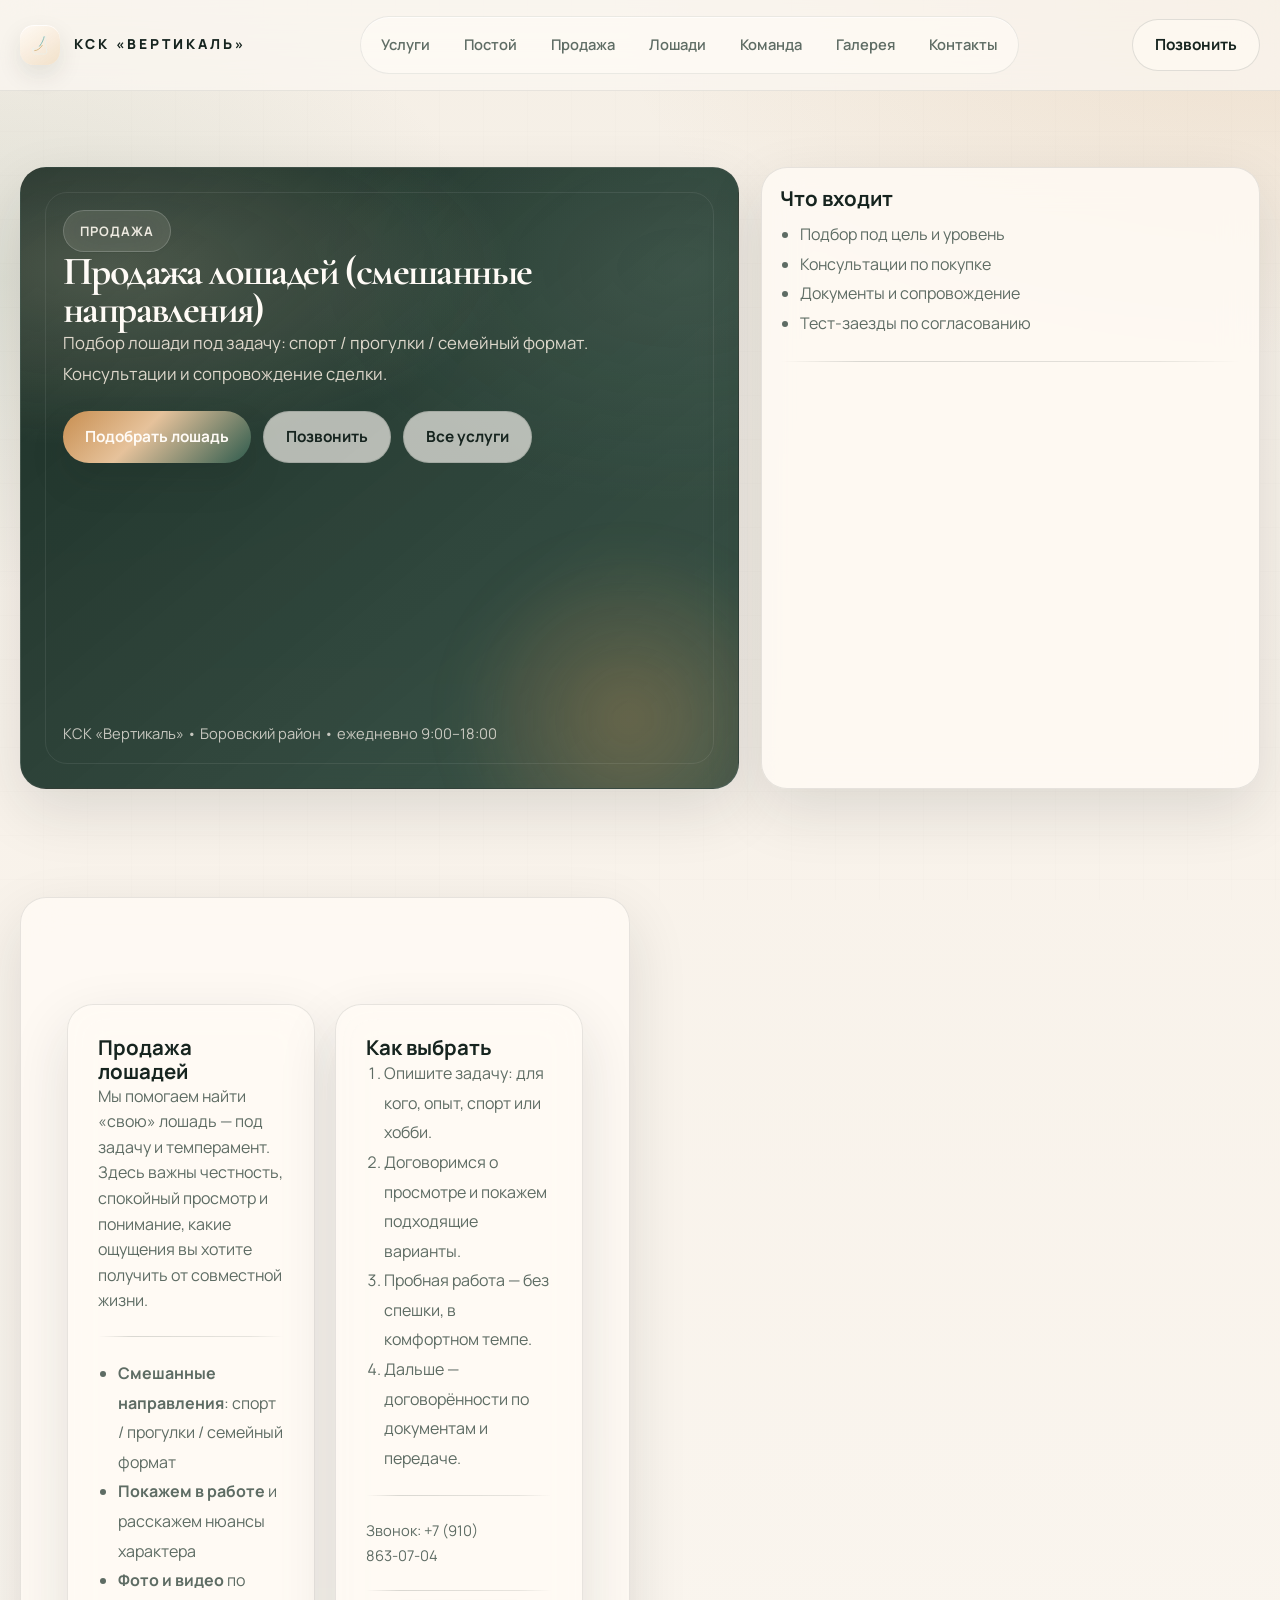
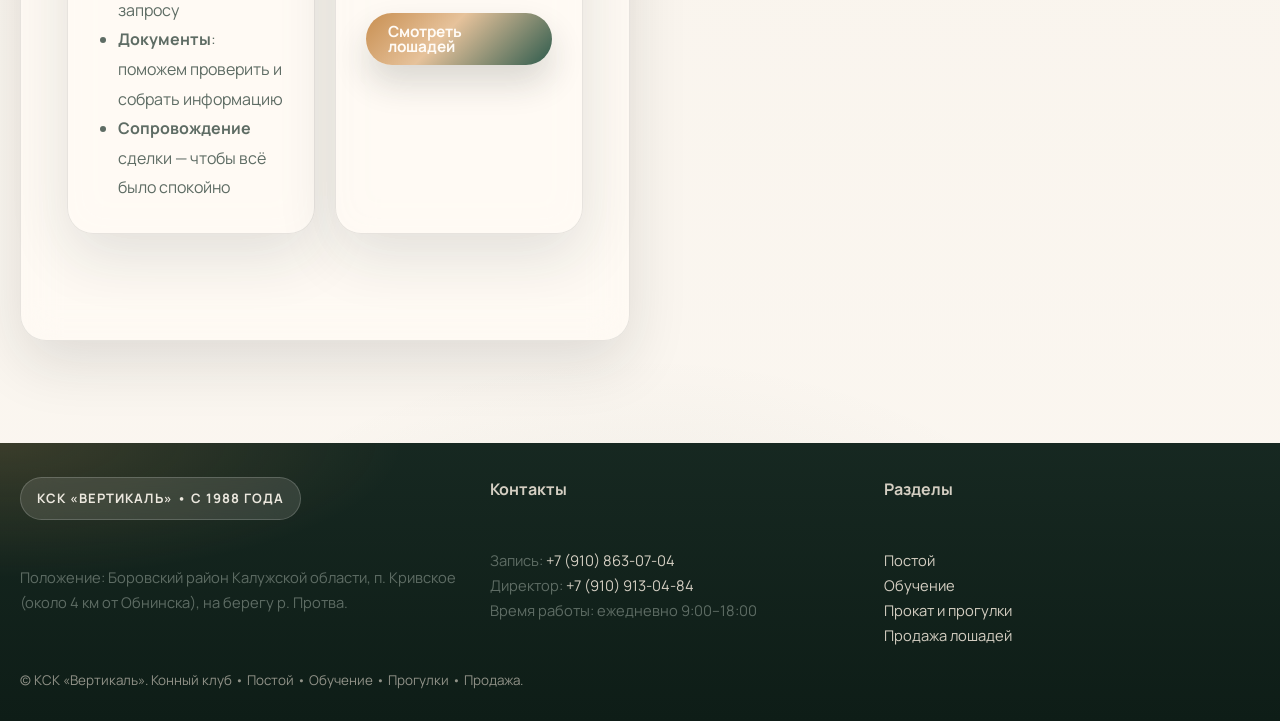
<file: services/sale.html>
<!doctype html>
<html lang="ru">
<head>
 <meta charset="utf-8"/>
 <meta name="viewport" content="width=device-width,initial-scale=1"/>
 
<meta http-equiv="Cache-Control" content="no-store, no-cache, must-revalidate, max-age=0">
<meta http-equiv="Pragma" content="no-cache">
<meta http-equiv="Expires" content="0">
<title>Продажа лошадей (смешанные направления) — КСК «Вертикаль»</title>
 <meta name="description" content="Подбор лошади под задачу: спорт / прогулки / семейный формат. Консультации и сопровождение сделки."/>
 <meta name="theme-color" content="#0b1210"/>
 <link rel="stylesheet" href="../assets/css/styles.css?v=202602281600"/>
 <link rel="icon" href="../assets/img/logo.svg" type="image/svg+xml">
 <script type="application/ld+json">
 {
 "@context":"https://schema.org",
 "@type":"SportsActivityLocation",
 "name":"КСК «Вертикаль»",
 "description":"Конно-спортивный комплекс: постой, обучение верховой езде, прокат и прогулки, продажа лошадей.",
 "telephone":"+7 910 863-07-04",
 "areaServed":["Обнинск","Калуга","Боровский район"],
 "url":"https://ksk-vertikal.ru/"
 }
 </script>
 <script type="text/javascript">
 (function(m,e,t,r,i,k,a){m[i]=m[i]||function(){(m[i].a=m[i].a||[]).push(arguments)};
 m[i].l=1*new Date();
 for (var j = 0; j < document.scripts.length; j++) {if (document.scripts[j].src === r) {return;}}
 k=e.createElement(t),a=e.getElementsByTagName(t)[0],k.async=1,k.src=r,a.parentNode.insertBefore(k,a)})
 (window, document, "script", "https://mc.yandex.ru/metrika/tag.js", "ym");
 </script>
 <noscript><div><img src="https://mc.yandex.ru/watch/0" style="position:absolute; left:-9999px;" alt=""/></div></noscript>
</head>
<body data-metrika-id="">
<header>
 <div class="container">
 <div class="nav">
 <a class="brand" href="../index.html" aria-label="КСК Вертикаль">
 <img src="../assets/img/logo.svg" alt="" width="34" height="34"/>
 <div>
 <b>КСК «Вертикаль»</b>
 <span></span>
 </div>
 </a>

 <nav class="menu" aria-label="Навигация">
 <a href="../index.html#services">Услуги</a>
 <a href="../index.html#boarding">Постой</a>
 <a href="../index.html#sale">Продажа</a><a href="../horses.html">Лошади</a><a href="../team.html">Команда</a>
 <a href="../index.html#gallery">Галерея</a>
 <a href="../index.html#contacts">Контакты</a>
 </nav>

 <div style="display:flex; gap:10px; align-items:center">
 <a class="cta secondary" href="tel:+79108630704">Позвонить</a>
 
 <button id="burger" class="burger" aria-label="Открыть меню" aria-expanded="false">☰</button>
 </div>
 </div>

 <div id="mobilePanel" class="mobile-panel" aria-label="Мобильное меню">
 <a href="../index.html#services">Услуги</a>
 <a href="../index.html#boarding">Постой</a>
 <a href="../index.html#sale">Продажа</a><a href="../horses.html">Лошади</a><a href="../team.html">Команда</a>
 <a href="../index.html#gallery">Галерея</a>
 <a href="../index.html#contacts">Контакты</a>
 </div>
 </div>
</header>

<main>
 <section class="hero">
 <div class="container">
 <div class="hero-grid">
 <div class="hero-card hero-media reveal">
 <div class="hero-photo" style="background-image:url('../assets/img/old/sale.jpg');"></div>
 <div class="hero-content">
 <div>
 <div class="badge">Продажа</div>
 <div class="h1" style="font-size:40px">Продажа лошадей (смешанные направления)</div>
 <div class="lead">Подбор лошади под задачу: спорт / прогулки / семейный формат. Консультации и сопровождение сделки.</div>
 <div class="hero-actions">
 <a class="cta" href="../index.html#lead">Подобрать лошадь</a>
 <a class="cta secondary" href="tel:+79108630704">Позвонить</a>
 <a class="cta secondary" href="../index.html#services">Все услуги</a>
 </div>
 </div>
 <div class="small">КСК «Вертикаль» • Боровский район • ежедневно 9:00–18:00</div>
 </div>
 </div>
 <div class="hero-card reveal" style="padding:18px">
 <h3 style="margin:0 0 10px">Что входит</h3>
 <ul class="list">
 <li>Подбор под цель и уровень</li><li>Консультации по покупке</li><li>Документы и сопровождение</li><li>Тест‑заезды по согласованию</li>
 </ul>
 <div class="sep"></div>
 
 </div>
 </div>
 </div>
 </section>

 <section class="section">
 <div class="container">
 <div class="split">
 <div class="panel reveal">
 
<section class="section">
  <div class="container">
    <div class="split">
      <div class="panel reveal">
        <h3 style="margin-top:0">Продажа лошадей</h3>
        <p class="p">Мы помогаем найти «свою» лошадь — под задачу и темперамент. Здесь важны честность, спокойный просмотр и понимание, какие ощущения вы хотите получить от совместной жизни.</p>
        <div class="sep"></div>
        <ul class="list">
          <li><b>Смешанные направления</b>: спорт / прогулки / семейный формат</li>
          <li><b>Покажем в работе</b> и расскажем нюансы характера</li>
          <li><b>Фото и видео</b> по запросу</li>
          <li><b>Документы</b>: поможем проверить и собрать информацию</li>
          <li><b>Сопровождение</b> сделки — чтобы всё было спокойно</li>
        </ul>
      </div>
      <div class="panel reveal">
        <h3 style="margin-top:0">Как выбрать</h3>
        <ol class="list" style="list-style:decimal; padding-left:18px">
          <li>Опишите задачу: для кого, опыт, спорт или хобби.</li>
          <li>Договоримся о просмотре и покажем подходящие варианты.</li>
          <li>Пробная работа — без спешки, в комфортном темпе.</li>
          <li>Дальше — договорённости по документам и передаче.</li>
        </ol>
        <div class="sep"></div>
        <div class="small">
          Звонок: <a href="tel:+79108630704">+7 (910) 863‑07‑04</a>
        </div>
        <div class="sep"></div>
        <a class="cta" href="../horses.html">Смотреть лошадей</a>
      </div>
    </div>
  </div>
</section>
</main>

<footer>
 <div class="container">
 <div class="fgrid">
 <div>
 <div class="badge">КСК «Вертикаль» • с 1988 года</div>
 <div class="sep"></div>
 <div class="small">
 Положение: Боровский район Калужской области, п. Кривское (около 4 км от Обнинска), на берегу р. Протва.
 </div>
 </div>
 <div>
 <b>Контакты</b>
 <div class="sep"></div>
 <div class="small">
 Запись: <a href="tel:+79108630704">+7 (910) 863‑07‑04</a><br/>
 Директор: <a href="tel:+79109130484">+7 (910) 913‑04‑84</a><br/>
 Время работы: ежедневно 9:00–18:00
 </div>
 </div>
 <div>
 <b>Разделы</b>
 <div class="sep"></div>
 <div class="small">
 <a href="boarding.html">Постой</a><br/>
 <a href="lessons.html">Обучение</a><br/>
 <a href="rent.html">Прокат и прогулки</a><br/>
 <a href="sale.html">Продажа лошадей</a>
 </div>
 </div>
 </div>
 <div class="copy">© КСК «Вертикаль». Конный клуб • Постой • Обучение • Прогулки • Продажа.</div>
 </div>
</footer>

<div id="modal" class="modal" role="dialog" aria-modal="true" aria-label="Просмотр фото">
 <div class="box">
 <div class="top">
 <b id="modalTitle">Фото</b>
 <button id="modalClose" class="close">Закрыть</button>
 </div>
 <div id="modalFrame" class="modal-frame" class="img"></div>
 </div>
</div>

<script src="../assets/js/main.js?v=202602281600"></script>

 <div class="sticky-bar">
 <a class="cta secondary track-call" data-goal="call_click" href="tel:+79108630704">Позвонить</a>
 <a class="cta" data-goal="lead_open" href="../index.html#lead">Оставить заявку</a>
 </div>
</body>
</html>
</file>
<file: assets/css/styles.css>
@import url("https://fonts.googleapis.com/css2?family=Cormorant+Garamond:wght@600;700&family=Manrope:wght@400;500;600;700;800&display=swap");

:root{
  --bg: #f5efe6;
  --bg-soft: #fbf7f1;
  --surface: rgba(255, 250, 244, 0.82);
  --surface-strong: #fffaf4;
  --surface-dark: #193128;
  --surface-dark-soft: rgba(25, 49, 40, 0.88);
  --text: #16241f;
  --muted: #5e6c64;
  --muted-light: rgba(247, 241, 232, 0.76);
  --line: rgba(22, 36, 31, 0.1);
  --line-strong: rgba(22, 36, 31, 0.16);
  --accent: #c88f51;
  --accent-soft: #efd7b8;
  --accent-strong: #ad6e34;
  --sage: #75927f;
  --forest: #2e5b4d;
  --forest-deep: #162d25;
  --white: #fffbf6;
  --shadow: 0 22px 60px rgba(22, 36, 31, 0.12);
  --shadow-strong: 0 30px 90px rgba(22, 36, 31, 0.18);
  --radius: 26px;
  --radius-sm: 18px;
  --max: 1240px;
}

*{
  box-sizing: border-box;
}

html{
  scroll-behavior: smooth;
}

body{
  margin: 0;
  font-family: "Manrope", "Segoe UI", sans-serif;
  color: var(--text);
  background:
    radial-gradient(1200px 640px at 100% 0%, rgba(200, 143, 81, 0.16), transparent 56%),
    radial-gradient(920px 580px at 0% 12%, rgba(117, 146, 127, 0.18), transparent 54%),
    radial-gradient(960px 680px at 50% 100%, rgba(22, 45, 37, 0.08), transparent 54%),
    linear-gradient(180deg, var(--bg) 0%, #f8f2ea 32%, var(--bg-soft) 100%);
  line-height: 1.6;
  overflow-x: hidden;
}

body::before{
  content: "";
  position: fixed;
  inset: 0;
  pointer-events: none;
  background:
    linear-gradient(rgba(255, 255, 255, 0.06), rgba(255, 255, 255, 0.06)),
    linear-gradient(90deg, transparent 0, transparent calc(100% - 1px), rgba(22, 36, 31, 0.04) calc(100% - 1px)),
    linear-gradient(transparent 0, transparent calc(100% - 1px), rgba(22, 36, 31, 0.04) calc(100% - 1px));
  background-size: auto, 44px 44px, 44px 44px;
  opacity: 0.22;
  mix-blend-mode: multiply;
}

a{
  color: inherit;
  text-decoration: none;
}

img{
  display: block;
  max-width: 100%;
}

button,
input,
select,
textarea{
  font: inherit;
}

button{
  cursor: pointer;
}

.container{
  width: min(var(--max), calc(100% - 32px));
  margin: 0 auto;
}

.sep{
  height: 1px;
  margin: 22px 0;
  background: linear-gradient(90deg, transparent 0%, var(--line-strong) 18%, var(--line) 82%, transparent 100%);
}

.badge{
  display: inline-flex;
  align-items: center;
  gap: 10px;
  padding: 10px 16px;
  border-radius: 999px;
  border: 1px solid rgba(255, 255, 255, 0.18);
  background: rgba(255, 246, 236, 0.12);
  backdrop-filter: blur(18px);
  color: rgba(255, 249, 241, 0.9);
  font-size: 13px;
  font-weight: 700;
  letter-spacing: 0.08em;
  text-transform: uppercase;
}

.kicker{
  margin-bottom: 10px;
  color: var(--accent-strong);
  font-size: 12px;
  font-weight: 800;
  letter-spacing: 0.22em;
  text-transform: uppercase;
}

.h1,
.h2,
h1,
h2{
  margin: 0;
  font-family: "Cormorant Garamond", Georgia, serif;
  font-weight: 700;
  letter-spacing: -0.04em;
  line-height: 0.95;
}

.h1,
h1{
  font-size: clamp(3.2rem, 6vw, 5.5rem);
}

.h2,
h2{
  font-size: clamp(2.4rem, 4vw, 3.8rem);
}

.h3{
  font-size: 1.25rem;
  font-weight: 700;
}

h3{
  margin: 0;
  font-size: 1.28rem;
  line-height: 1.2;
}

.lead,
.p{
  margin: 0;
  color: var(--muted);
}

.lead{
  max-width: 60ch;
  font-size: 1.05rem;
  line-height: 1.8;
}

.small,
.muted{
  color: var(--muted);
  font-size: 0.92rem;
}

.small{
  line-height: 1.7;
}

.section{
  position: relative;
  padding: 76px 0;
}

.section-head{
  margin-bottom: 28px;
}

header{
  position: sticky;
  top: 0;
  z-index: 40;
  border-bottom: 1px solid rgba(22, 36, 31, 0.08);
  background: rgba(251, 247, 241, 0.72);
  backdrop-filter: blur(22px);
}

body > header.top{
  display: none;
}

.nav,
.topbar{
  display: flex;
  align-items: center;
  justify-content: space-between;
  gap: 16px;
  padding: 16px 0;
}

.brand{
  display: inline-flex;
  align-items: center;
  gap: 14px;
  min-width: 0;
}

.brand img,
.logo{
  width: 40px;
  height: 40px;
  border-radius: 14px;
  flex: 0 0 auto;
}

.brand img{
  padding: 8px;
  background: linear-gradient(145deg, rgba(255, 250, 244, 0.95), rgba(239, 215, 184, 0.68));
  box-shadow: inset 0 1px 0 rgba(255, 255, 255, 0.8), 0 10px 24px rgba(22, 36, 31, 0.1);
}

.logo{
  display: inline-block;
  background:
    radial-gradient(circle at 30% 30%, rgba(255, 250, 244, 0.86), transparent 38%),
    linear-gradient(135deg, var(--accent) 0%, var(--forest) 100%);
  box-shadow: 0 12px 24px rgba(22, 36, 31, 0.14);
}

.brand b{
  display: block;
  margin-bottom: 2px;
  font-size: 0.86rem;
  font-weight: 800;
  letter-spacing: 0.22em;
  text-transform: uppercase;
}

.brand span{
  display: block;
  color: var(--muted);
  font-size: 0.76rem;
}

.menu{
  display: inline-flex;
  align-items: center;
  gap: 6px;
  padding: 6px;
  border: 1px solid rgba(22, 36, 31, 0.08);
  border-radius: 999px;
  background: rgba(255, 252, 247, 0.58);
  box-shadow: inset 0 1px 0 rgba(255, 255, 255, 0.6);
}

.menu a,
.topbar .nav a{
  position: relative;
  padding: 10px 14px;
  border-radius: 999px;
  color: var(--muted);
  font-size: 0.92rem;
  font-weight: 600;
  transition: color 0.25s ease, background 0.25s ease, transform 0.25s ease;
}

.menu a:hover,
.menu a.active,
.topbar .nav a:hover,
.topbar .nav a.active{
  color: var(--text);
  background: rgba(255, 250, 244, 0.92);
  transform: translateY(-1px);
}

.cta,
.btn-primary,
button[type="submit"]{
  display: inline-flex;
  align-items: center;
  justify-content: center;
  gap: 10px;
  min-height: 52px;
  padding: 0 22px;
  border: 0;
  border-radius: 999px;
  background: linear-gradient(135deg, var(--accent) 0%, #e6c29b 42%, var(--forest) 100%);
  color: var(--white);
  font-size: 0.96rem;
  font-weight: 700;
  line-height: 1;
  box-shadow: 0 18px 34px rgba(22, 36, 31, 0.16);
  transition: transform 0.25s ease, box-shadow 0.25s ease, filter 0.25s ease;
}

.cta:hover,
.btn-primary:hover,
button[type="submit"]:hover{
  transform: translateY(-2px);
  box-shadow: 0 24px 40px rgba(22, 36, 31, 0.2);
  filter: saturate(1.05);
}

.cta.secondary,
.btn-secondary{
  background: rgba(255, 250, 244, 0.66);
  color: var(--text);
  border: 1px solid rgba(22, 36, 31, 0.12);
  box-shadow: none;
}

.cta.secondary:hover,
.btn-secondary:hover{
  box-shadow: 0 16px 28px rgba(22, 36, 31, 0.1);
}

.cta.small{
  min-height: 44px;
  padding: 0 16px;
  font-size: 0.88rem;
}

.burger{
  display: none;
  align-items: center;
  justify-content: center;
  width: 48px;
  height: 48px;
  border: 1px solid rgba(22, 36, 31, 0.12);
  border-radius: 16px;
  background: rgba(255, 250, 244, 0.66);
  color: var(--text);
  font-size: 1.15rem;
}

.mobile-panel{
  display: none;
  padding: 0 0 16px;
}

.mobile-panel.in{
  display: grid;
  gap: 8px;
}

.mobile-panel a{
  padding: 14px 16px;
  border: 1px solid rgba(22, 36, 31, 0.08);
  border-radius: 18px;
  background: rgba(255, 250, 244, 0.72);
  color: var(--text);
}

.hero{
  padding: 76px 0 32px;
}

.hero--compact{
  padding: 56px 0 10px;
}

.hero-grid{
  display: grid;
  grid-template-columns: minmax(0, 1.18fr) minmax(320px, 0.82fr);
  gap: 22px;
  align-items: stretch;
}

.hero-card,
.panel,
.quote,
.card,
.horse-card,
.stat,
.faq-item{
  border: 1px solid var(--line);
  border-radius: var(--radius);
  background: var(--surface);
  box-shadow: var(--shadow);
  backdrop-filter: blur(18px);
}

.hero-card{
  overflow: hidden;
  position: relative;
}

.hero-media{
  min-height: 620px;
  color: var(--white);
  background:
    radial-gradient(720px 320px at 12% 16%, rgba(239, 215, 184, 0.22), transparent 56%),
    radial-gradient(680px 420px at 92% 16%, rgba(117, 146, 127, 0.2), transparent 56%),
    linear-gradient(140deg, rgba(14, 30, 24, 0.92), rgba(24, 54, 43, 0.72));
}

.hero-media::before{
  content: "";
  position: absolute;
  inset: auto -10% -18% auto;
  width: 360px;
  height: 360px;
  border-radius: 50%;
  background: radial-gradient(circle, rgba(200, 143, 81, 0.34) 0%, transparent 68%);
  filter: blur(22px);
  animation: floatGlow 10s ease-in-out infinite;
}

.hero-media::after{
  content: "";
  position: absolute;
  inset: 24px;
  border-radius: calc(var(--radius) - 4px);
  border: 1px solid rgba(255, 255, 255, 0.08);
  pointer-events: none;
}

.hero-photo{
  position: absolute;
  inset: 0;
  background-size: cover;
  background-position: center;
  opacity: 0.42;
  mix-blend-mode: screen;
  filter: saturate(1.08) contrast(1.02);
}

.hero-content{
  position: relative;
  z-index: 1;
  min-height: inherit;
  padding: 42px;
  display: flex;
  flex-direction: column;
  justify-content: space-between;
  gap: 24px;
}

.hero .lead{
  color: rgba(255, 244, 231, 0.84);
}

.hero .small{
  color: var(--muted-light);
}

.hero-actions,
.actions{
  display: flex;
  flex-wrap: wrap;
  gap: 12px;
  margin-top: 22px;
}

.hero-points{
  height: 100%;
  display: grid;
  gap: 14px;
  padding: 18px;
  background:
    radial-gradient(500px 240px at 85% 0%, rgba(239, 215, 184, 0.26), transparent 60%),
    linear-gradient(180deg, rgba(255, 252, 247, 0.7), rgba(246, 239, 230, 0.92));
}

.point{
  padding: 18px;
  border: 1px solid rgba(22, 36, 31, 0.08);
  border-radius: 22px;
  background: rgba(255, 250, 244, 0.74);
}

.point b{
  display: block;
  margin-bottom: 8px;
  font-size: 1rem;
}

.point span{
  display: block;
  color: var(--muted);
  font-size: 0.95rem;
  line-height: 1.7;
}

.marquee{
  border-top: 1px solid rgba(22, 36, 31, 0.08);
  border-bottom: 1px solid rgba(22, 36, 31, 0.08);
  background: rgba(255, 252, 247, 0.56);
  overflow: hidden;
}

.track{
  display: flex;
  align-items: center;
  gap: 18px;
  width: max-content;
  min-width: 100%;
  padding: 16px 0;
  animation: marquee 30s linear infinite;
}

.pill{
  display: inline-flex;
  align-items: center;
  gap: 10px;
  padding: 10px 16px;
  border: 1px solid rgba(22, 36, 31, 0.08);
  border-radius: 999px;
  background: rgba(255, 250, 244, 0.84);
  white-space: nowrap;
}

.dot{
  width: 10px;
  height: 10px;
  border-radius: 50%;
  background: linear-gradient(135deg, var(--accent), var(--forest));
  box-shadow: 0 0 0 4px rgba(200, 143, 81, 0.12);
}

.stats{
  padding: 26px 0 12px;
}

.stats-grid{
  display: grid;
  grid-template-columns: repeat(4, minmax(0, 1fr));
  gap: 16px;
}

.stat{
  position: relative;
  overflow: hidden;
  padding: 24px 22px;
}

.stat::before{
  content: "";
  position: absolute;
  inset: auto -40px -80px auto;
  width: 180px;
  height: 180px;
  border-radius: 50%;
  background: radial-gradient(circle, rgba(200, 143, 81, 0.24) 0%, transparent 66%);
}

.stat > *{
  position: relative;
  z-index: 1;
}

.stat .n{
  font-size: clamp(2.1rem, 5vw, 3rem);
  font-weight: 800;
  line-height: 1;
}

.stat .t{
  margin-top: 8px;
  color: var(--muted);
  font-size: 0.95rem;
}

.grid-3,
.grid.cards,
.cards-grid,
.horses-grid{
  display: grid;
  grid-template-columns: repeat(3, minmax(0, 1fr));
  gap: 18px;
}

.grid.two{
  display: grid;
  grid-template-columns: minmax(0, 1.08fr) minmax(320px, 0.92fr);
  gap: 20px;
}

.split,
.faq-grid{
  display: grid;
  grid-template-columns: repeat(2, minmax(0, 1fr));
  gap: 20px;
  align-items: stretch;
}

.card{
  overflow: hidden;
  transition: transform 0.3s ease, box-shadow 0.3s ease, border-color 0.3s ease;
}

.card-wide{
  grid-column: 1 / -1;
}

.card:hover,
.horse-card:hover{
  transform: translateY(-6px);
  box-shadow: var(--shadow-strong);
  border-color: rgba(200, 143, 81, 0.22);
}

.card .thumb,
.card .media,
.horse-media,
.cover{
  position: relative;
  min-height: 220px;
  background-size: cover;
  background-position: center;
  background-color: rgba(239, 215, 184, 0.5);
}

.card .thumb{
  overflow: hidden;
}

.card .thumb::before,
.card .media::before,
.horse-media::before,
.cover::before{
  content: "";
  position: absolute;
  inset: 0;
  background:
    linear-gradient(180deg, rgba(22, 36, 31, 0) 0%, rgba(22, 36, 31, 0.4) 100%),
    radial-gradient(520px 200px at 20% 20%, rgba(255, 248, 238, 0.2), transparent 52%);
}

.card .thumb .img,
.gitem .img,
.gthumb{
  position: absolute;
  inset: 0;
  background-size: cover;
  background-position: center;
  transition: transform 0.6s ease, filter 0.4s ease;
}

.card:hover .thumb .img,
.gitem:hover .img,
.gitem:hover .gthumb{
  transform: scale(1.05);
}

.card .body,
.horse-body{
  padding: 22px;
}

.card h3{
  margin-bottom: 10px;
}

.card p{
  margin: 0;
  color: var(--muted);
}

.card .meta{
  margin-top: 16px;
  display: flex;
  flex-wrap: wrap;
  gap: 10px;
  color: var(--muted);
  font-size: 0.84rem;
}

.panel,
.quote{
  padding: 30px;
}

.quote{
  position: relative;
  overflow: hidden;
  background:
    radial-gradient(620px 240px at 100% 0%, rgba(239, 215, 184, 0.22), transparent 58%),
    linear-gradient(140deg, rgba(26, 48, 39, 0.98), rgba(22, 45, 37, 0.88));
  color: var(--white);
}

.quote::before{
  content: "“";
  position: absolute;
  right: 26px;
  top: 10px;
  font-family: "Cormorant Garamond", Georgia, serif;
  font-size: 9rem;
  line-height: 1;
  color: rgba(255, 247, 235, 0.08);
}

.quote p{
  position: relative;
  z-index: 1;
  margin: 0;
  color: rgba(255, 245, 236, 0.86);
  font-size: 1.02rem;
  line-height: 1.9;
}

.quote b{
  position: relative;
  z-index: 1;
  display: inline-block;
  margin-top: 18px;
  color: var(--white);
  font-size: 0.95rem;
  letter-spacing: 0.1em;
  text-transform: uppercase;
}

.boarding-collage{
  display: grid;
  grid-template-columns: repeat(3, minmax(0, 1fr));
  gap: 12px;
}

.boarding-collage .collage-item{
  min-height: 150px;
  border-radius: 14px;
  border: 1px solid var(--line);
  background-size: cover;
  background-position: center;
  box-shadow: var(--shadow);
}

.boarding-collage .collage-item.wide{
  grid-column: span 2;
  grid-row: span 2;
  min-height: 312px;
}


.boarding-collage--full{
  grid-template-columns: repeat(4, minmax(0, 1fr));
}

.boarding-collage--full .collage-item.wide{
  grid-column: span 2;
}

.list{
  margin: 0;
  padding-left: 20px;
  color: var(--muted);
  line-height: 1.85;
}

.gallery{
  display: grid;
  grid-template-columns: 1.4fr 1fr 1fr;
  grid-auto-rows: 220px;
  gap: 18px;
  margin-top: 28px;
}

.gallery .gitem:first-child{
  grid-row: span 2;
}

.gitem{
  position: relative;
  overflow: hidden;
  min-height: 220px;
  border: 1px solid var(--line);
  border-radius: var(--radius);
  background: var(--surface);
  box-shadow: var(--shadow);
  cursor: pointer;
}

.gitem::before{
  content: "";
  position: absolute;
  inset: 0;
  z-index: 1;
  background:
    linear-gradient(180deg, rgba(22, 36, 31, 0.02) 0%, rgba(22, 36, 31, 0.7) 100%),
    radial-gradient(460px 180px at 18% 18%, rgba(255, 247, 235, 0.18), transparent 56%);
}

.gitem big{
  position: absolute;
  left: 18px;
  right: 18px;
  bottom: 18px;
  z-index: 2;
  color: var(--white);
  font-size: 1rem;
  font-weight: 700;
  line-height: 1.4;
}

.form{
  display: grid;
  gap: 14px;
  margin-top: 20px;
}

.input,
input,
select,
textarea{
  width: 100%;
  min-height: 56px;
  padding: 0 18px;
  border: 1px solid rgba(22, 36, 31, 0.12);
  border-radius: 18px;
  background: rgba(255, 252, 248, 0.92);
  color: var(--text);
  outline: none;
  box-shadow: inset 0 1px 0 rgba(255, 255, 255, 0.84);
  transition: border-color 0.22s ease, box-shadow 0.22s ease, transform 0.22s ease;
}

textarea,
textarea.input{
  min-height: 136px;
  padding: 16px 18px;
  resize: vertical;
}

.input:focus,
input:focus,
select:focus,
textarea:focus{
  border-color: rgba(200, 143, 81, 0.5);
  box-shadow: 0 0 0 4px rgba(200, 143, 81, 0.12);
}

input::placeholder,
textarea::placeholder{
  color: rgba(94, 108, 100, 0.76);
}

.form-status{
  display: none;
  padding: 14px 16px;
  border: 1px solid rgba(22, 36, 31, 0.1);
  border-radius: 18px;
  background: rgba(255, 252, 248, 0.76);
}

.form-status.ok{
  color: #165534;
  background: rgba(117, 146, 127, 0.14);
  border-color: rgba(117, 146, 127, 0.28);
}

.form-status.bad{
  color: #8b2c25;
  background: rgba(194, 74, 58, 0.08);
  border-color: rgba(194, 74, 58, 0.18);
}

.filters{
  display: flex;
  flex-wrap: wrap;
  gap: 10px;
  margin-top: 18px;
}

.chip{
  display: inline-flex;
  align-items: center;
  justify-content: center;
  min-height: 44px;
  padding: 0 16px;
  border: 1px solid rgba(22, 36, 31, 0.1);
  border-radius: 999px;
  background: rgba(255, 250, 244, 0.82);
  color: var(--text);
  font-weight: 600;
}

.chip.is-active{
  background: linear-gradient(135deg, rgba(200, 143, 81, 0.18), rgba(46, 91, 77, 0.18));
  border-color: rgba(200, 143, 81, 0.24);
}

.horse-card{
  overflow: hidden;
}

.horse-top{
  display: flex;
  justify-content: space-between;
  gap: 12px;
  align-items: flex-start;
}

.horse-price,
.tag{
  display: inline-flex;
  align-items: center;
  min-height: 34px;
  padding: 0 12px;
  border-radius: 999px;
  border: 1px solid rgba(22, 36, 31, 0.1);
  background: rgba(239, 215, 184, 0.34);
  font-size: 0.84rem;
  font-weight: 700;
}

.horse-desc{
  margin: 12px 0;
  color: var(--muted);
}

.horse-meta,
.horse-tags,
.horse-actions,
.tags{
  display: flex;
  flex-wrap: wrap;
  gap: 10px;
}

.horse-meta{
  color: var(--muted);
  font-size: 0.9rem;
}

.horse-actions{
  margin-top: 18px;
}

.cover{
  min-height: 360px;
  border-radius: calc(var(--radius) - 4px);
}

.spec{
  list-style: none;
  padding: 0;
  margin: 18px 0;
  display: grid;
  gap: 10px;
}

.spec li{
  display: flex;
  justify-content: space-between;
  gap: 16px;
  padding: 14px 16px;
  border: 1px solid rgba(22, 36, 31, 0.08);
  border-radius: 18px;
  background: rgba(255, 252, 248, 0.72);
}

.spec li span{
  color: var(--muted);
}

.faq{
  display: grid;
  gap: 14px;
}

.faq-item{
  overflow: hidden;
}

.faq-q,
.faq-item summary{
  width: 100%;
  padding: 18px 20px;
  border: 0;
  background: transparent;
  color: var(--text);
  display: flex;
  align-items: center;
  justify-content: space-between;
  gap: 14px;
  font-weight: 700;
  text-align: left;
  list-style: none;
}

.faq-item summary{
  cursor: pointer;
}

.faq-item summary::-webkit-details-marker{
  display: none;
}

.faq-q i{
  display: inline-flex;
  align-items: center;
  justify-content: center;
  width: 30px;
  height: 30px;
  border: 1px solid rgba(22, 36, 31, 0.1);
  border-radius: 12px;
  background: rgba(255, 250, 244, 0.72);
  font-style: normal;
  transition: transform 0.22s ease;
}

.faq-a{
  max-height: 0;
  overflow: hidden;
  border-top: 1px solid rgba(22, 36, 31, 0.08);
  transition: max-height 0.3s ease;
}

.faq-a .inner,
.faq-item p{
  margin: 0;
  padding: 0 20px 18px;
  color: var(--muted);
  line-height: 1.75;
}

.faq-item.open .faq-q i{
  transform: rotate(45deg);
}

.faq-item.open .faq-a{
  max-height: 240px;
}

.faq-item[open] p{
  padding-top: 0;
}

footer,
.footer{
  margin-top: 26px;
  padding: 34px 0 30px;
  background:
    radial-gradient(720px 240px at 0% 0%, rgba(200, 143, 81, 0.2), transparent 56%),
    linear-gradient(180deg, rgba(18, 36, 29, 0.98), rgba(14, 29, 23, 1));
  color: rgba(255, 244, 231, 0.82);
}

.fgrid,
.footer-grid{
  display: grid;
  grid-template-columns: 1.2fr 1fr 1fr;
  gap: 18px;
}

.footer-links,
.footer-cta{
  display: grid;
  gap: 10px;
}

.brandline{
  font-family: "Cormorant Garamond", Georgia, serif;
  font-size: 1.8rem;
  font-weight: 700;
  color: var(--white);
}

footer a,
.footer a{
  color: rgba(255, 244, 231, 0.82);
}

footer a:hover,
.footer a:hover{
  color: var(--white);
}

.copy{
  margin-top: 22px;
  font-size: 0.84rem;
  color: rgba(255, 244, 231, 0.54);
}

.modal{
  position: fixed;
  inset: 0;
  display: none;
  align-items: center;
  justify-content: center;
  padding: 24px;
  background: rgba(11, 21, 17, 0.72);
  backdrop-filter: blur(14px);
  z-index: 120;
}

.modal.in{
  display: flex;
}

.modal .box,
.modal-card{
  width: min(1100px, 100%);
  overflow: hidden;
  border: 1px solid rgba(255, 255, 255, 0.12);
  border-radius: 28px;
  background: rgba(18, 36, 29, 0.95);
  box-shadow: var(--shadow-strong);
}

.modal .top,
.modal-top{
  display: flex;
  align-items: center;
  justify-content: space-between;
  gap: 16px;
  padding: 16px 18px;
  color: var(--white);
  border-bottom: 1px solid rgba(255, 255, 255, 0.08);
}

.close,
.modal-close{
  display: inline-flex;
  align-items: center;
  justify-content: center;
  min-width: 46px;
  min-height: 46px;
  padding: 0 14px;
  border: 1px solid rgba(255, 255, 255, 0.12);
  border-radius: 14px;
  background: rgba(255, 255, 255, 0.08);
  color: var(--white);
}

.modal-frame,
.modal-img{
  width: 100%;
  min-height: min(72vh, 720px);
  background-size: cover;
  background-position: center;
}

.modal-frame iframe{
  width: 100%;
  height: min(72vh, 720px);
  border: 0;
}

.sticky-cta,
.sticky-bar{
  position: fixed;
  left: 12px;
  right: 12px;
  bottom: 12px;
  z-index: 50;
  display: none;
}

.sticky-cta .bar{
  display: flex;
}

.sticky-cta .bar,
.sticky-bar{
  gap: 10px;
  padding: 10px;
  border: 1px solid rgba(22, 36, 31, 0.1);
  border-radius: 22px;
  background: rgba(255, 250, 244, 0.88);
  backdrop-filter: blur(18px);
  box-shadow: 0 22px 50px rgba(22, 36, 31, 0.16);
}

.sticky-cta a,
.sticky-bar a{
  flex: 1;
}

.reveal{
  opacity: 0;
  transform: translateY(20px);
  transition: opacity 0.7s ease, transform 0.7s ease;
}

.reveal.in{
  opacity: 1;
  transform: none;
}

@keyframes floatGlow{
  0%,
  100%{
    transform: translate3d(0, 0, 0) scale(1);
  }
  50%{
    transform: translate3d(-20px, 14px, 0) scale(1.04);
  }
}

@keyframes marquee{
  from{
    transform: translateX(0);
  }
  to{
    transform: translateX(-50%);
  }
}

@media (max-width: 1120px){
  .hero-grid,
  .split,
  .faq-grid,
  .grid.two{
    grid-template-columns: 1fr;
  }

  .hero-media{
    min-height: 560px;
  }

  .grid-3,
  .grid.cards,
  .cards-grid,
  .horses-grid{
    grid-template-columns: repeat(2, minmax(0, 1fr));
  }

  .gallery{
    grid-template-columns: repeat(2, minmax(0, 1fr));
  }

  .boarding-collage{
    grid-template-columns: repeat(2, minmax(0, 1fr));
  }

  .boarding-collage--full{
    grid-template-columns: repeat(3, minmax(0, 1fr));
  }

  .boarding-collage .collage-item.wide{
    grid-column: span 2;
    min-height: 260px;
  }

  .gallery .gitem:first-child{
    grid-row: span 1;
  }

  .stats-grid{
    grid-template-columns: repeat(2, minmax(0, 1fr));
  }
}

@media (max-width: 860px){
  .menu{
    display: none;
  }

  .burger{
    display: inline-flex;
  }

  .mobile-panel{
    padding-top: 0;
  }

  .sticky-bar{
    display: flex;
  }

  body{
    padding-bottom: 92px;
  }

  .fgrid,
  .footer-grid{
    grid-template-columns: 1fr;
  }
}

@media (max-width: 720px){
  .container{
    width: min(var(--max), calc(100% - 24px));
  }

  .hero{
    padding-top: 48px;
  }

  .hero-content{
    padding: 24px;
  }

  .hero-points,
  .panel,
  .quote{
    padding: 22px;
  }

  .grid-3,
  .grid.cards,
  .cards-grid,
  .horses-grid,
  .stats-grid,
  .gallery,
  .boarding-collage{
    grid-template-columns: 1fr;
  }

  .boarding-collage .collage-item,
  .boarding-collage .collage-item.wide{
    grid-column: auto;
    grid-row: auto;
    min-height: 200px;
  }

  .card .body,
  .horse-body{
    padding: 18px;
  }

  .hero-actions,
  .actions,
  .horse-actions{
    flex-direction: column;
  }

  .cta,
  .btn-primary,
  .btn-secondary{
    width: 100%;
  }

  .modal{
    padding: 12px;
  }
}

@media (prefers-reduced-motion: reduce){
  html{
    scroll-behavior: auto;
  }

  *,
  *::before,
  *::after{
    animation: none !important;
    transition: none !important;
  }
}
</file>
